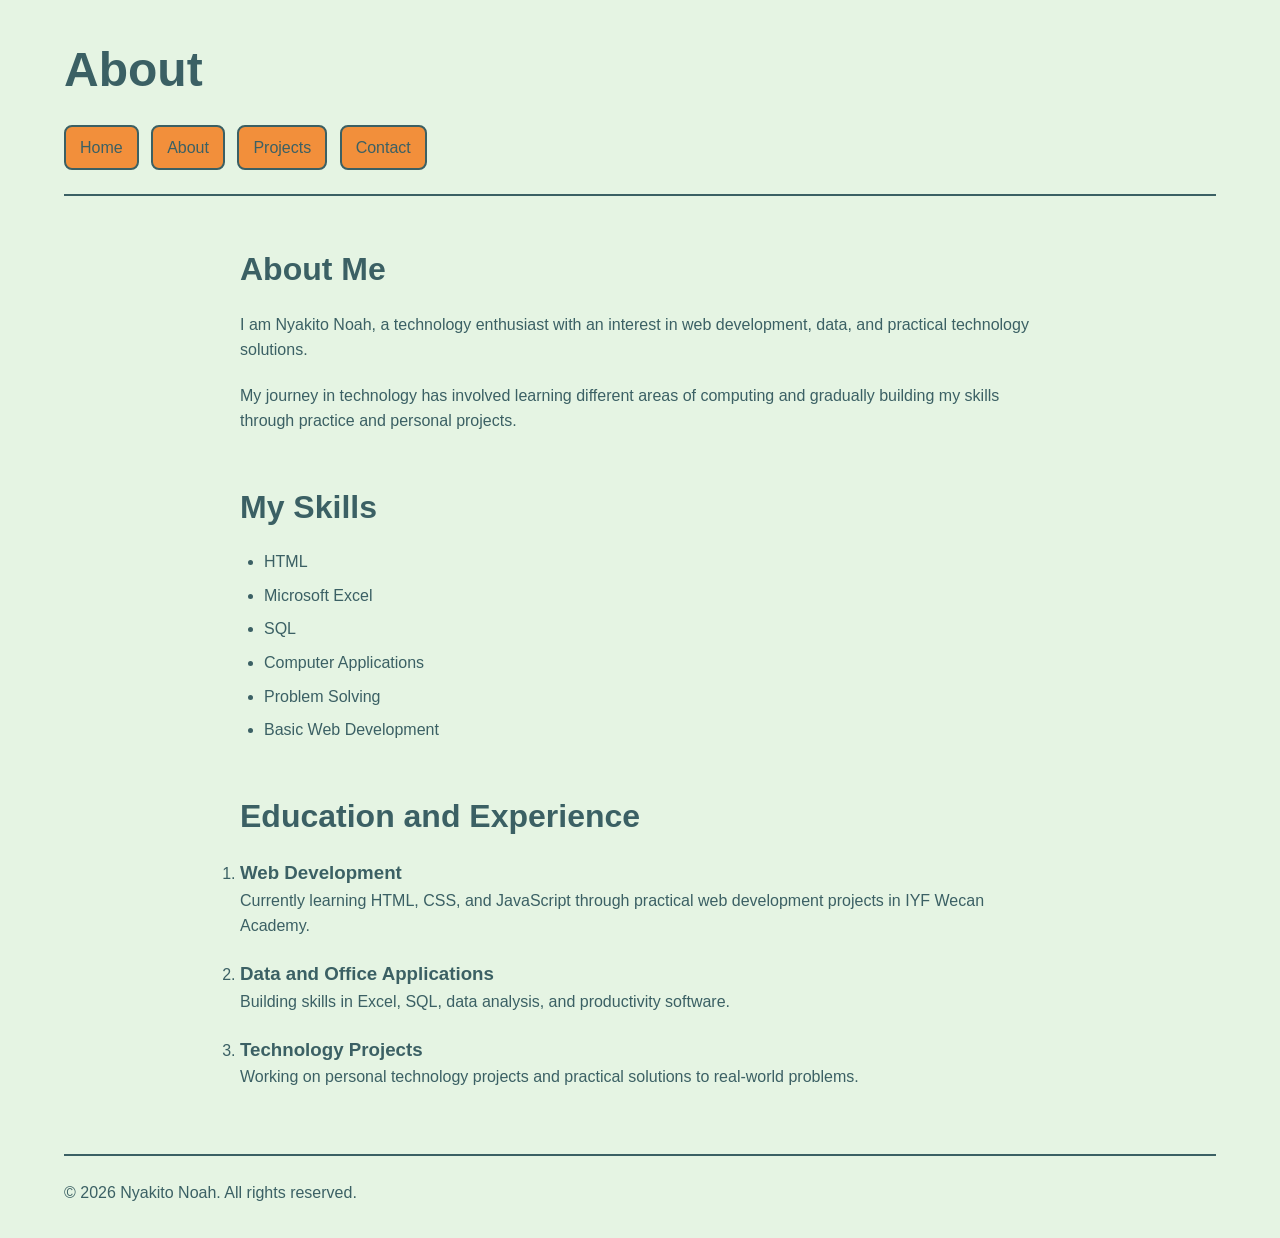
<file: about.html>
<!DOCTYPE html>
<html lang="en">
<head>
    <meta charset="UTF-8">
    <meta name="viewport" content="width=device-width, initial-scale=1.0">
    <link rel="shortcut icon" href="https://icons.iconarchive.com/icons/iconarchive/cute-ufo/256/Cute-Green-Yellow-2-UFO-icon.png">
    <link rel="stylesheet" href="styles.css">
    <title>Nyakito Noah | About</title>
</head>
<body class="about-page">

    <header>
        <h1>About</h1>
        <nav>
            <ul class="Nav">
                <li><a href="index.html">Home</a></li>
                <li><a href="about.html" aria-current="page">About</a></li>
                <li><a href="projects.html">Projects</a></li>
                <li><a href="contact.html">Contact</a></li>
            </ul>
        </nav>
    </header>

    <main>
        <section>
            <h2>About Me</h2>

            <p>
                I am Nyakito Noah, a technology enthusiast with an interest
                in web development, data, and practical technology solutions.
            </p>

            <p>
                My journey in technology has involved learning different
                areas of computing and gradually building my skills through
                practice and personal projects.
            </p>
        </section>

        <section>
            <h2>My Skills</h2>

            <ul>
                <li>HTML</li>
                <li>Microsoft Excel</li>
                <li>SQL</li>
                <li>Computer Applications</li>
                <li>Problem Solving</li>
                <li>Basic Web Development</li>
            </ul>
        </section>

        <section>
            <h2>Education and Experience</h2>

            <ol>
                <li>
                    <h3>Web Development</h3>
                    <p>
                        Currently learning HTML, CSS, and JavaScript through
                        practical web development projects in IYF Wecan Academy.
                    </p>
                </li>

                <li>
                    <h3>Data and Office Applications</h3>
                    <p>
                        Building skills in Excel, SQL, data analysis,
                        and productivity software.
                    </p>
                </li>

                <li>
                    <h3>Technology Projects</h3>
                    <p>
                        Working on personal technology projects and
                        practical solutions to real-world problems.
                    </p>
                </li>
            </ol>
        </section>
    </main>

    <footer>
        <p>&copy; 2026 Nyakito Noah. All rights reserved.</p>
    </footer>
</body>
</html>
</file>
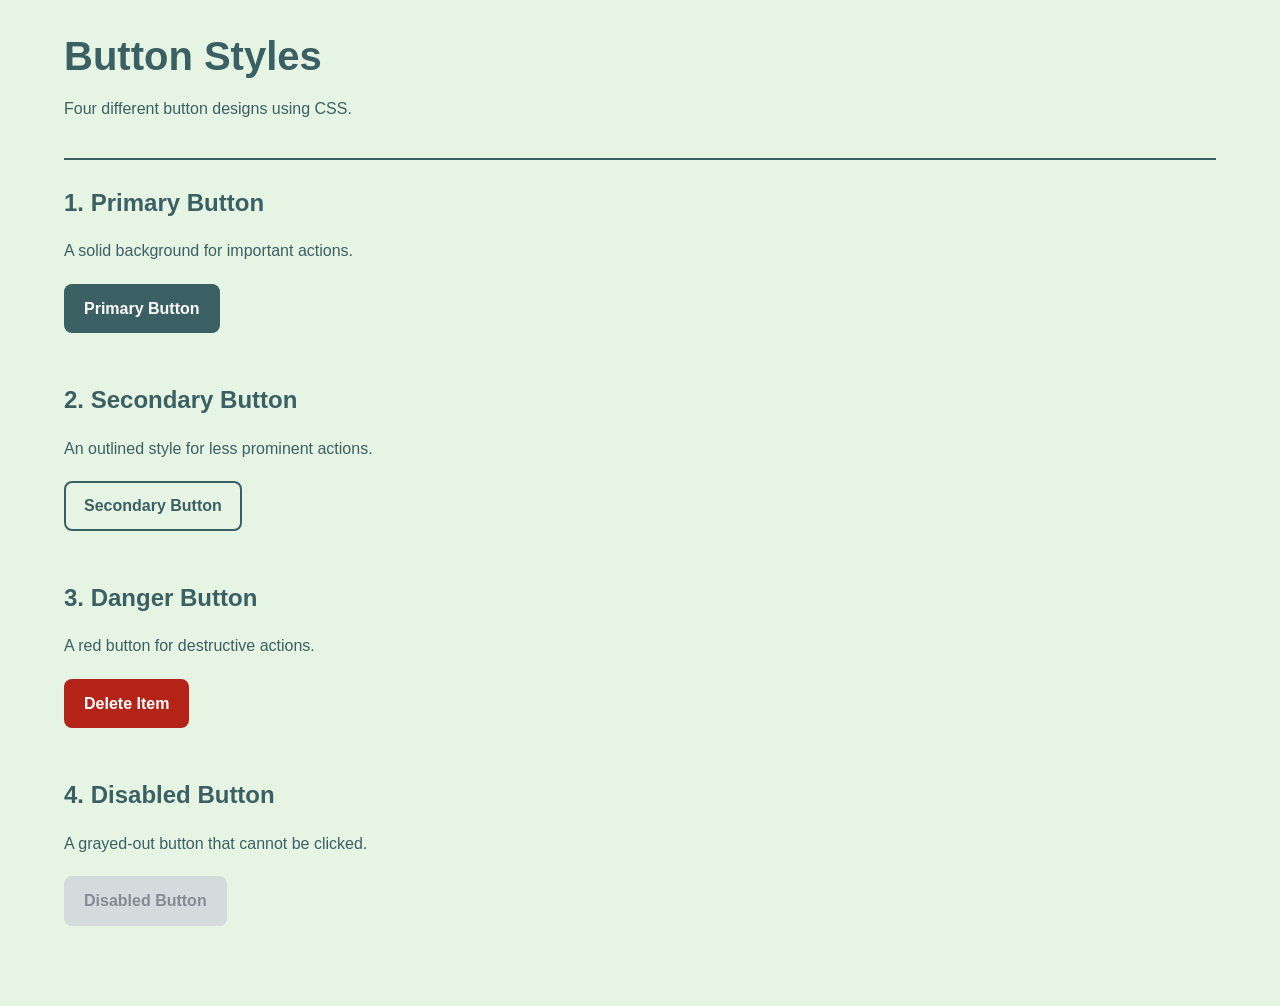
<file: buttonStyles.html>
<!DOCTYPE html>
<html lang="en">
<head>
    <meta charset="UTF-8">
    <meta name="viewport" content="width=device-width, initial-scale=1.0">

    <title>Button Styles</title>
    <link rel="stylesheet" href="styles.css">
</head>

<body class="portfolio-page">

    <header>
        <h1>Button Styles</h1>
        <p>Four different button designs using CSS.</p>
    </header>

    <main>

        <section>
            <h2>1. Primary Button</h2>
            <p>A solid background for important actions.</p>

            <button class="btn btn-primary" type="button">
                Primary Button
            </button>
        </section>

        <section>
            <h2>2. Secondary Button</h2>
            <p>An outlined style for less prominent actions.</p>

            <button class="btn btn-secondary" type="button">
                Secondary Button
            </button>
        </section>

        <section>
            <h2>3. Danger Button</h2>
            <p>A red button for destructive actions.</p>

            <button class="btn btn-danger" type="button">
                Delete Item
            </button>
        </section>

        <section>
            <h2>4. Disabled Button</h2>
            <p>A grayed-out button that cannot be clicked.</p>

            <button class="btn btn-primary" type="button" disabled>
                Disabled Button
            </button>
        </section>

    </main>

</body>
</html>
</file>
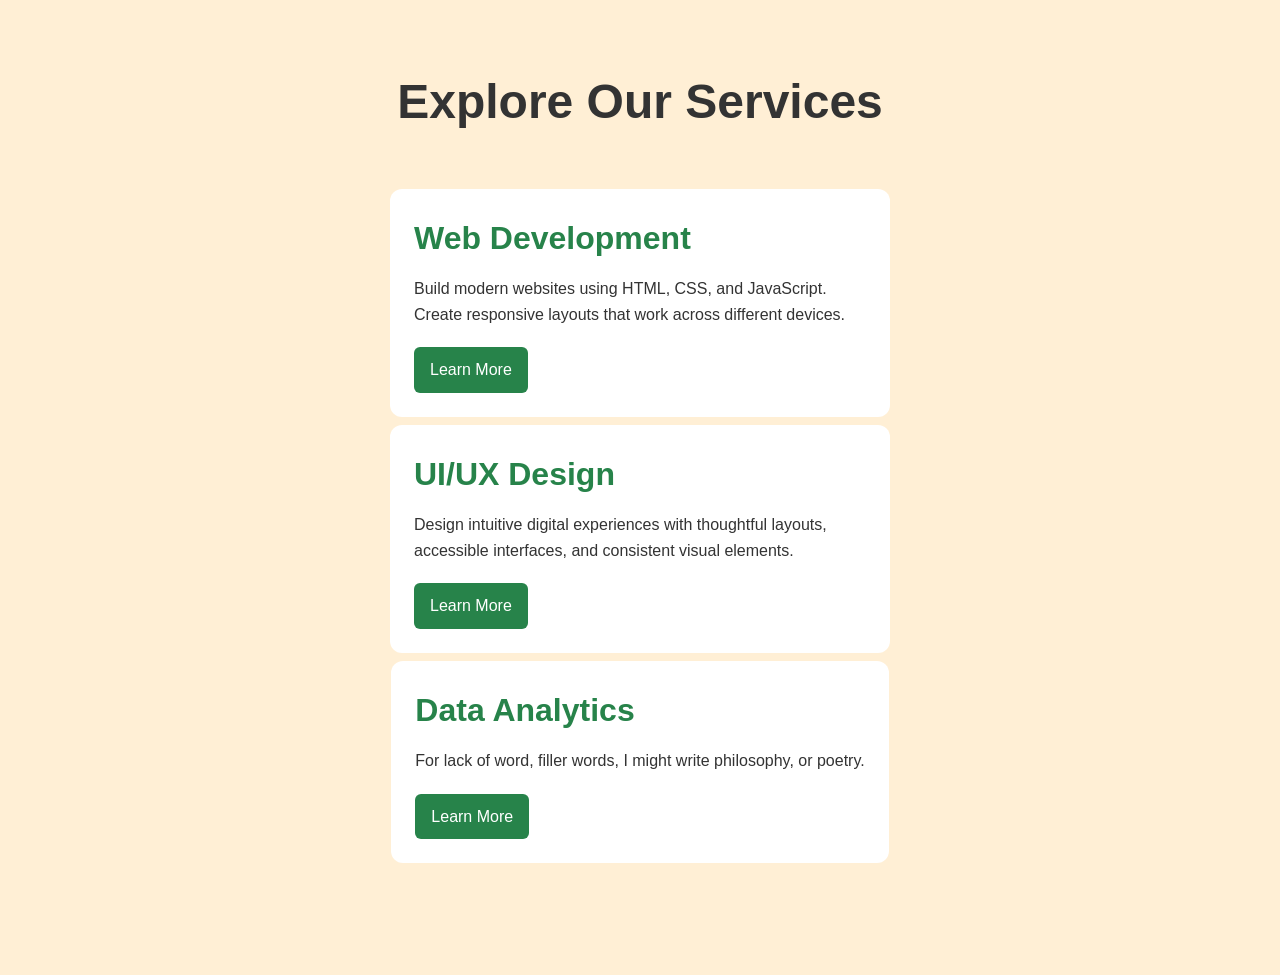
<file: cardrow.html>
<!DOCTYPE html>
<html lang="en">
<head>
    <meta charset="UTF-8">
    <meta name="viewport" content="width=device-width, initial-scale=1.0">
    <title>Flexbox Card Row</title>
    <link rel="stylesheet" href="styles.css">
</head>

<body class="cards-page">

    <h1>Explore Our Services</h1>

    <main class="card-container">

        <article class="card">
            <h2>Web Development</h2>
            <p>
                Build modern websites using HTML, CSS, and JavaScript.
                Create responsive layouts that work across different devices.
            </p>
            <a href="#web-development">Learn More</a>
        </article>

        <article class="card">
            <h2>UI/UX Design</h2>
            <p>
                Design intuitive digital experiences with thoughtful layouts,
                accessible interfaces, and consistent visual elements.
            </p>
            <a href="#ui-ux-design">Learn More</a>
        </article>

        <article class="card">
            <h2>Data Analytics</h2>
            <p>
                For lack of word, filler words, I might write philosophy, or poetry.
            </p>
            <a href="#data-analytics">Learn More</a>
        </article>

    </main>

</body>
</html>
</file>
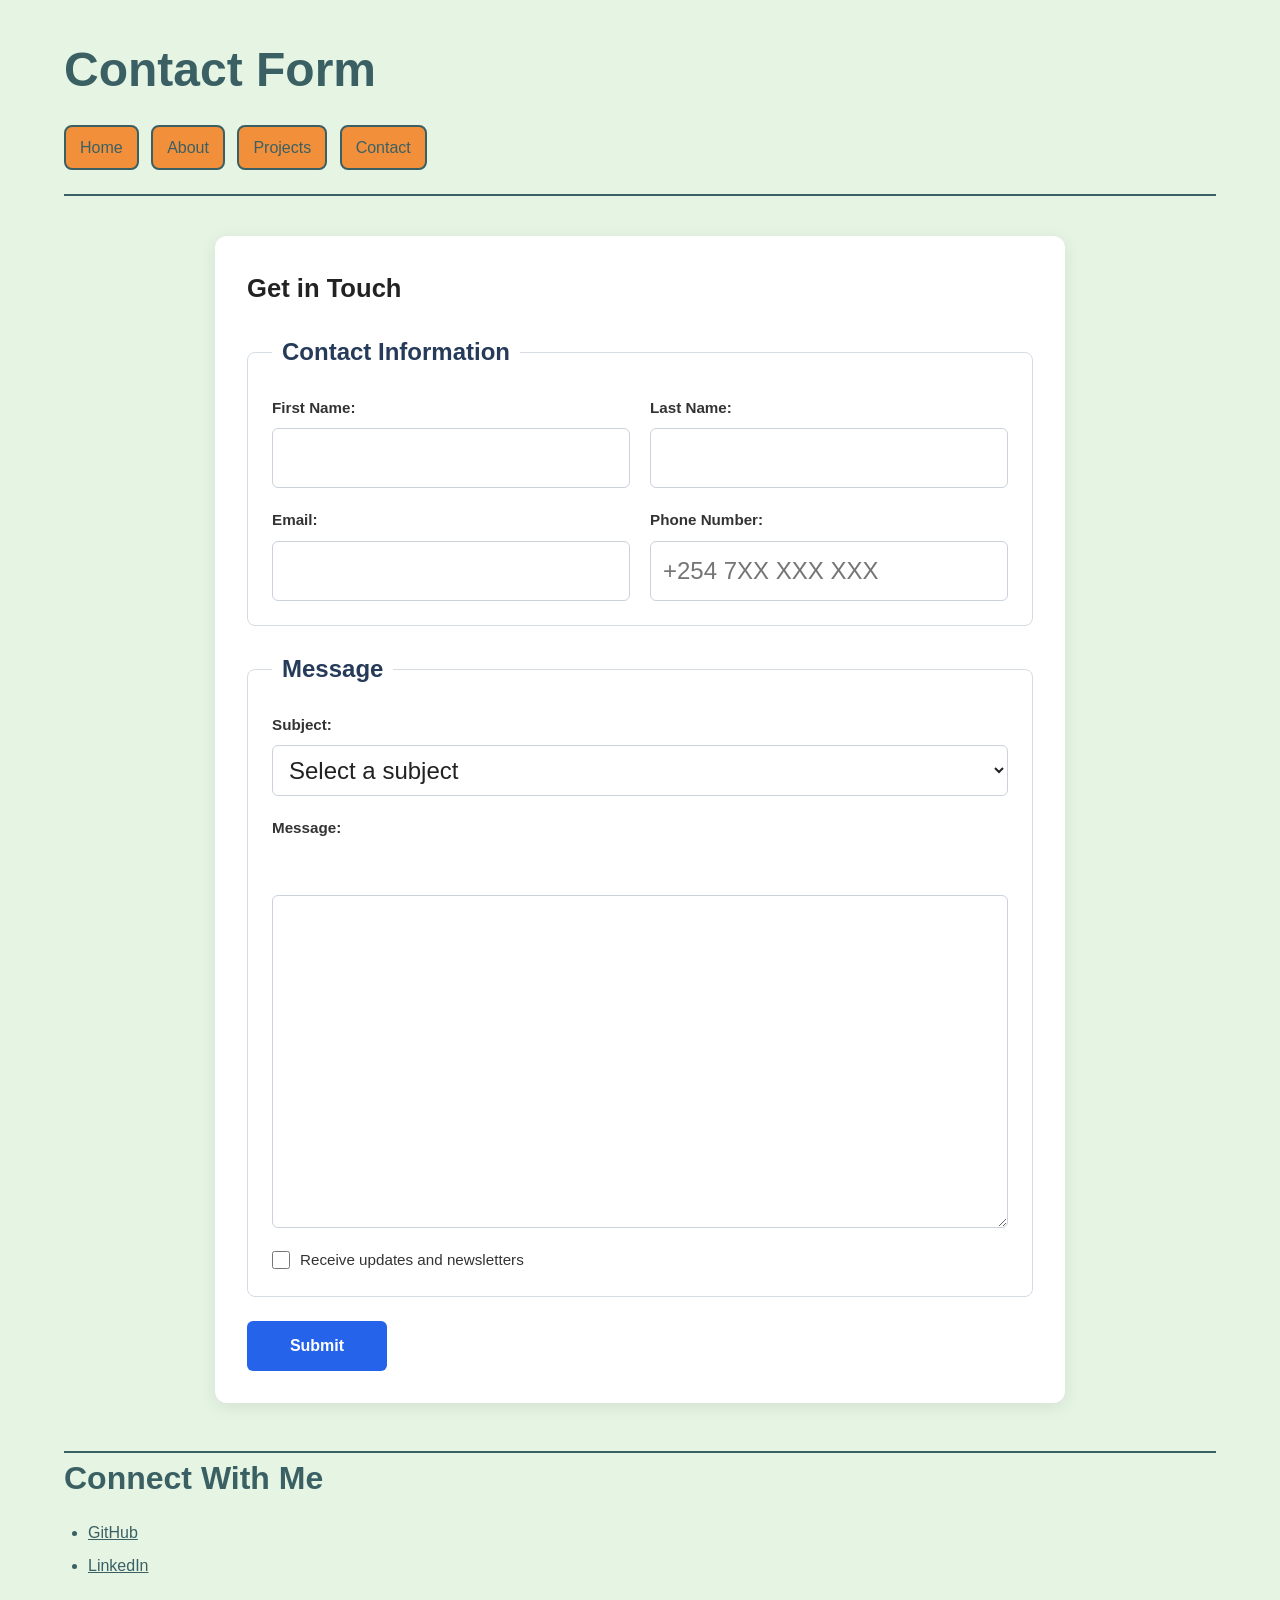
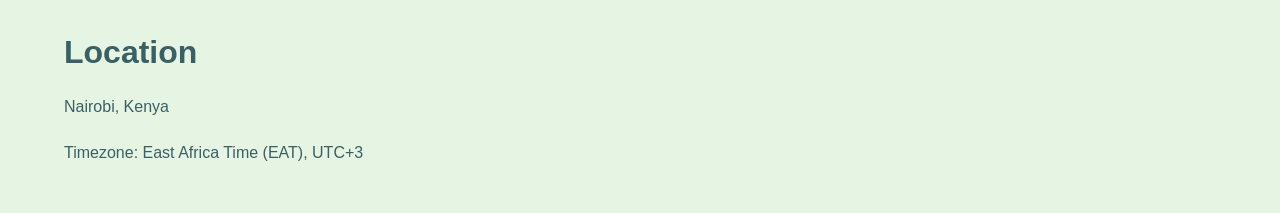
<file: contact.html>
<!DOCTYPE html>
<html lang="en">

<head>
    <meta charset="UTF-8">
    <meta name="viewport" content="width=device-width, initial-scale=1.0">
    <link rel="stylesheet" href="styles.css">
    <link rel="shortcut icon" href="https://icons.iconarchive.com/icons/iconarchive/cute-ufo/256/Cute-Green-Yellow-2-UFO-icon.png">
    <title>Contact Form</title>
</head>

<body class="contact-page">

    <header>
        <h1>Contact Form</h1>
        <nav> 
            <ul class="Nav"> 
                <li><a href="index.html">Home</a></li> 
                <li><a href="about.html">About</a></li>
                <li><a href="projects.html">Projects</a></li> 
                <li><a href="contact.html" aria-current="page">Contact</a></li> 
            </ul>
        </nav>
    </header>

    <main>
        <section>
            <h2>Get in Touch</h2>

            <form action="#" method="post">

                <fieldset>
                    <legend>Contact Information</legend>

                    <p>
                        <label for="first-name">First Name:</label>
                        <input
                            type="text"
                            id="first-name"
                            name="first-name"
                            autocomplete="given-name"
                            required
                        >
                    </p>

                    <p>
                        <label for="last-name">Last Name:</label>
                        <input
                            type="text"
                            id="last-name"
                            name="last-name"
                            autocomplete="family-name"
                            required
                        >
                    </p>

                    <p>
                        <label for="email">Email:</label>
                        <input
                            type="email"
                            id="email"
                            name="email"
                            autocomplete="email"
                            required
                        >
                    </p>

                    <p>
                        <label for="phone">Phone Number:</label>
                        <input
                            type="tel"
                            id="phone"
                            name="phone"
                            autocomplete="tel"
                            placeholder="+254 7XX XXX XXX"
                            required
                        >
                    </p>

                </fieldset>

                <fieldset>
                    <legend>Message</legend>

                    <p>
                        <label for="subject">Subject:</label>
                        <select id="subject" name="subject" required>
                            <option value="">Select a subject</option>
                            <option value="general">General Inquiry</option>
                            <option value="support">Website Support</option>
                            <option value="feedback">Website Feedback</option>
                        </select>
                    </p>

                    <p>
                        <label for="message">Message:</label>
                        <br>
                        <textarea
                            id="message"
                            name="message"
                            rows="8"
                            cols="50"
                            minlength="50"
                            maxlength="500"
                            required
                        ></textarea>
                    </p>

                    <p>
                        <label for="updates">
                            <input
                                type="checkbox"
                                id="updates"
                                name="updates"
                                value="yes"
                            >
                            Receive updates and newsletters
                        </label>
                    </p>

                </fieldset>

                <button type="submit">Submit</button>

            </form>
        </section>
    </main>
    <section class="dude"> 
        <h2>Connect With Me</h2> 
        <ul> 
            <li> <a href="https://github.com/Nyakito" target="_blank"> GitHub </a> </li> 
            <li> <a href="https://www.linkedin.com/noah-nyakito" target="_blank"> LinkedIn </a> </li> 
        </ul> 
    </section> 
    <section> 
        <h2>Location</h2>
            <p>Nairobi, Kenya</p> 
            <p>Timezone: East Africa Time (EAT), UTC+3</p>
    </section>
</body>
</html>
</file>
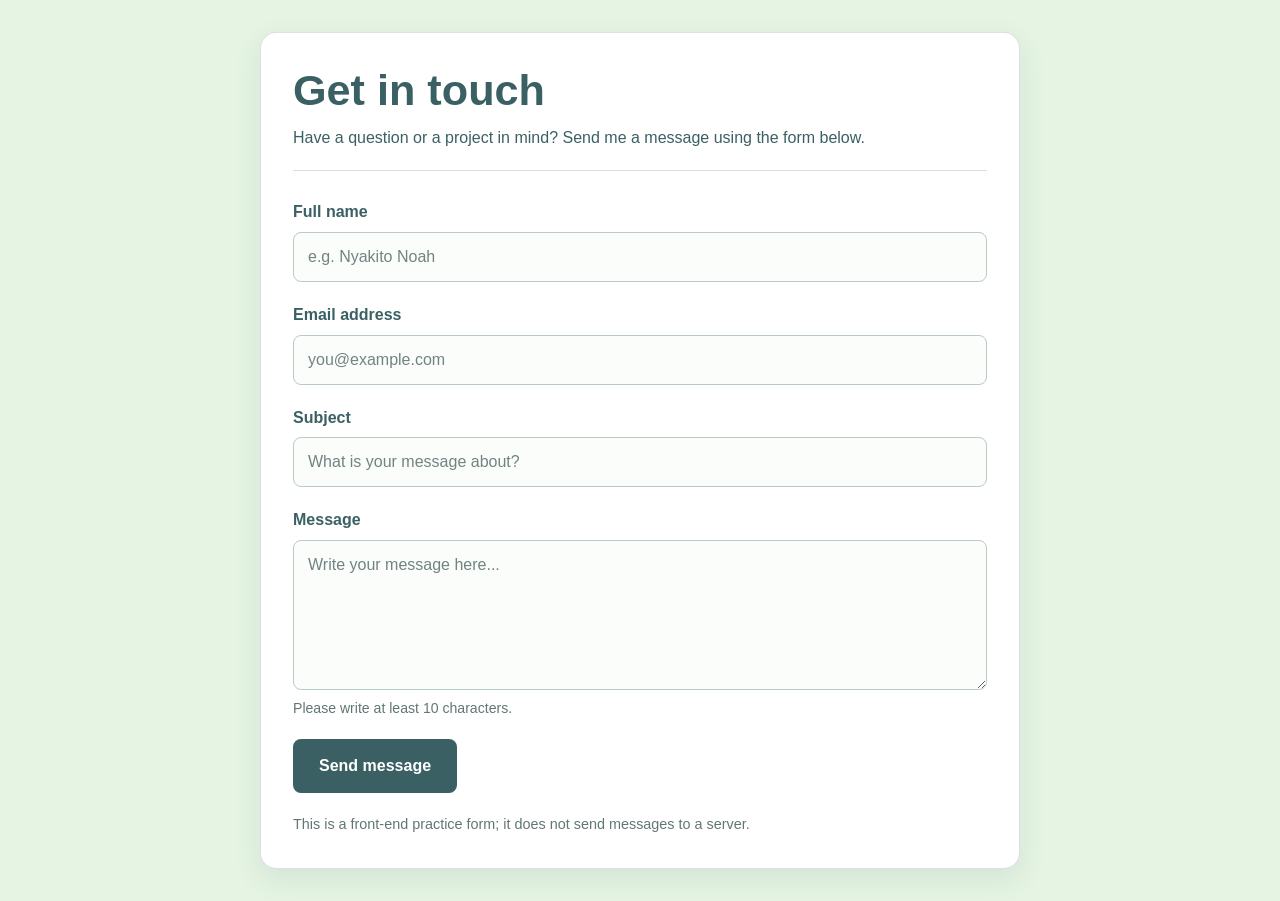
<file: day4-form.html>
<!DOCTYPE html>
<html lang="en">
<head>
    <meta charset="UTF-8">
    <meta name="viewport" content="width=device-width, initial-scale=1.0">
    <meta name="description" content="A responsive contact form styling exercise.">
    <title>Day 4 — Contact Form Styling</title>
    <link rel="stylesheet" href="styles.css">
</head>
<body class="form-styling-page">
    <main class="form-wrapper">
        <header class="form-header">
            <h1>Get in touch</h1>
            <p>Have a question or a project in mind? Send me a message using the form below.</p>
        </header>

        <form class="contact-form" action="#" method="post">
            <div class="form-field">
                <label for="full-name">Full name</label>
                <input
                    type="text"
                    id="full-name"
                    name="fullName"
                    placeholder="e.g. Nyakito Noah"
                    autocomplete="name"
                    minlength="2"
                    required
                >
            </div>

            <div class="form-field">
                <label for="email">Email address</label>
                <input
                    type="email"
                    id="email"
                    name="email"
                    placeholder="you@example.com"
                    autocomplete="email"
                    required
                >
            </div>

            <div class="form-field">
                <label for="subject">Subject</label>
                <input
                    type="text"
                    id="subject"
                    name="subject"
                    placeholder="What is your message about?"
                    minlength="3"
                    required
                >
            </div>

            <div class="form-field">
                <label for="message">Message</label>
                <textarea
                    id="message"
                    name="message"
                    placeholder="Write your message here..."
                    minlength="10"
                    required
                ></textarea>
                <p class="field-hint">Please write at least 10 characters.</p>
            </div>

            <button class="form-submit" type="submit">Send message</button>
            <p class="form-note">This is a front-end practice form; it does not send messages to a server.</p>
        </form>
    </main>
</body>
</html>
</file>
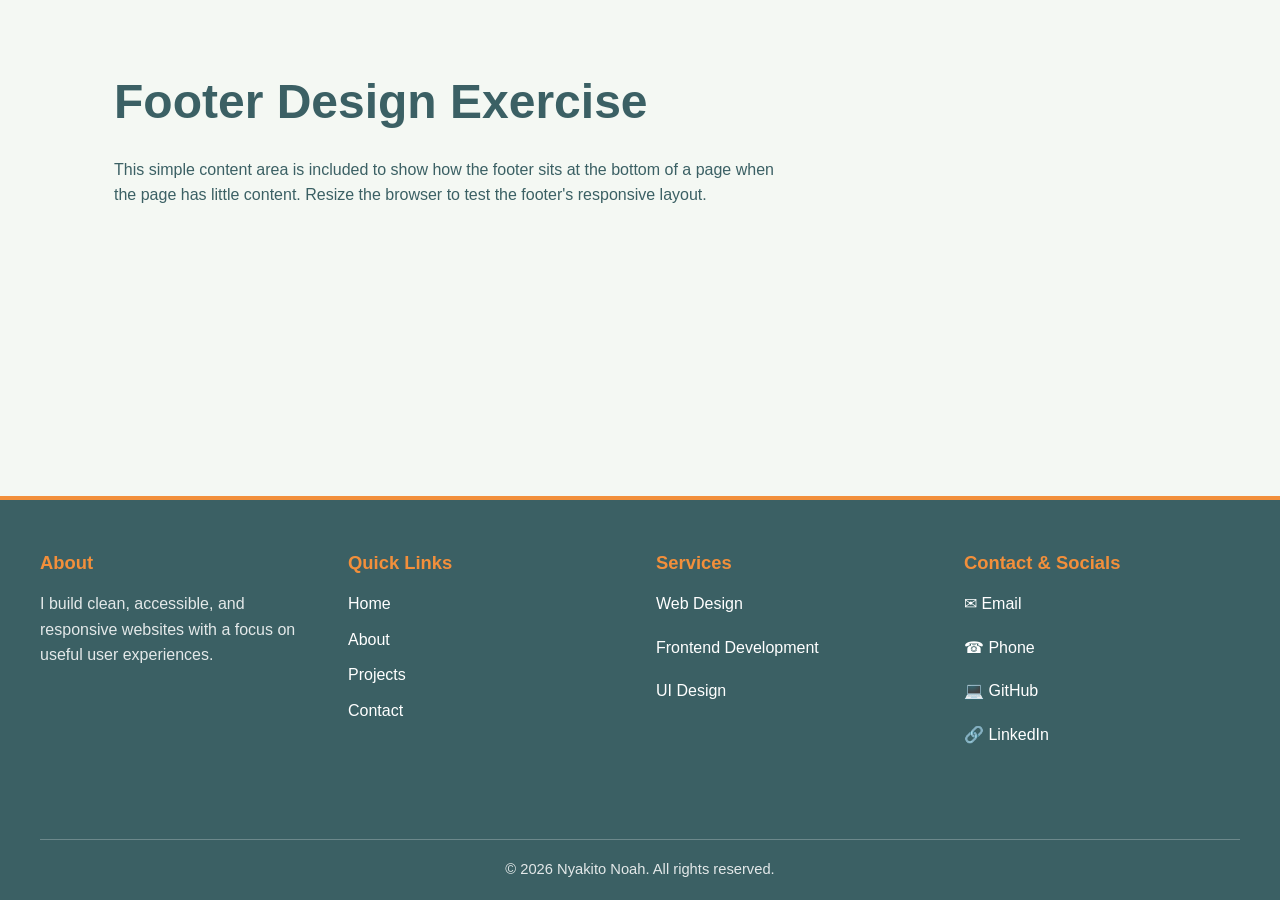
<file: day5-footer.html>
<!DOCTYPE html>
<html lang="en">
<head>
    <meta charset="UTF-8">
    <meta name="viewport" content="width=device-width, initial-scale=1.0">
    <meta name="description" content="A responsive four-column footer design exercise.">
    <title>Day 5 — Footer Design</title>
    <link rel="stylesheet" href="styles.css">
</head>
<body class="footer-design-page">
    <main class="footer-demo-main">
        <h1>Footer Design Exercise</h1>
        <p>
            This simple content area is included to show how the footer sits at the bottom
            of a page when the page has little content. Resize the browser to test the
            footer's responsive layout.
        </p>
    </main>

    <footer class="site-footer">
        <div class="footer-columns">
            <section class="footer-column" aria-labelledby="footer-about">
                <h2 id="footer-about">About</h2>
                <p>I build clean, accessible, and responsive websites with a focus on useful user experiences.</p>
            </section>

            <nav class="footer-column" aria-labelledby="footer-links">
                <h2 id="footer-links">Quick Links</h2>
                <ul class="footer-links">
                    <li><a href="#home">Home</a></li>
                    <li><a href="#about">About</a></li>
                    <li><a href="#projects">Projects</a></li>
                    <li><a href="#contact">Contact</a></li>
                </ul>
            </nav>

            <section class="footer-column" aria-labelledby="footer-services">
                <h2 id="footer-services">Services</h2>
                <ul class="footer-links">
                    <li><a href="#web-design">Web Design</a></li>
                    <li><a href="#frontend">Frontend Development</a></li>
                    <li><a href="#ui-design">UI Design</a></li>
                </ul>
            </section>

            <section class="footer-column" aria-labelledby="footer-contact">
                <h2 id="footer-contact">Contact &amp; Socials</h2>
                <ul class="footer-socials">
                    <li><a href="mailto:hello@example.com">✉ Email</a></li>
                    <li><a href="tel:+254700000000">☎ Phone</a></li>
                    <li><a href="https://github.com/" target="_blank" rel="noopener noreferrer">💻 GitHub</a></li>
                    <li><a href="https://www.linkedin.com/" target="_blank" rel="noopener noreferrer">🔗 LinkedIn</a></li>
                </ul>
            </section>
        </div>

        <div class="footer-bottom">
            <p>&copy; 2026 Nyakito Noah. All rights reserved.</p>
        </div>
    </footer>
</body>
</html>
</file>
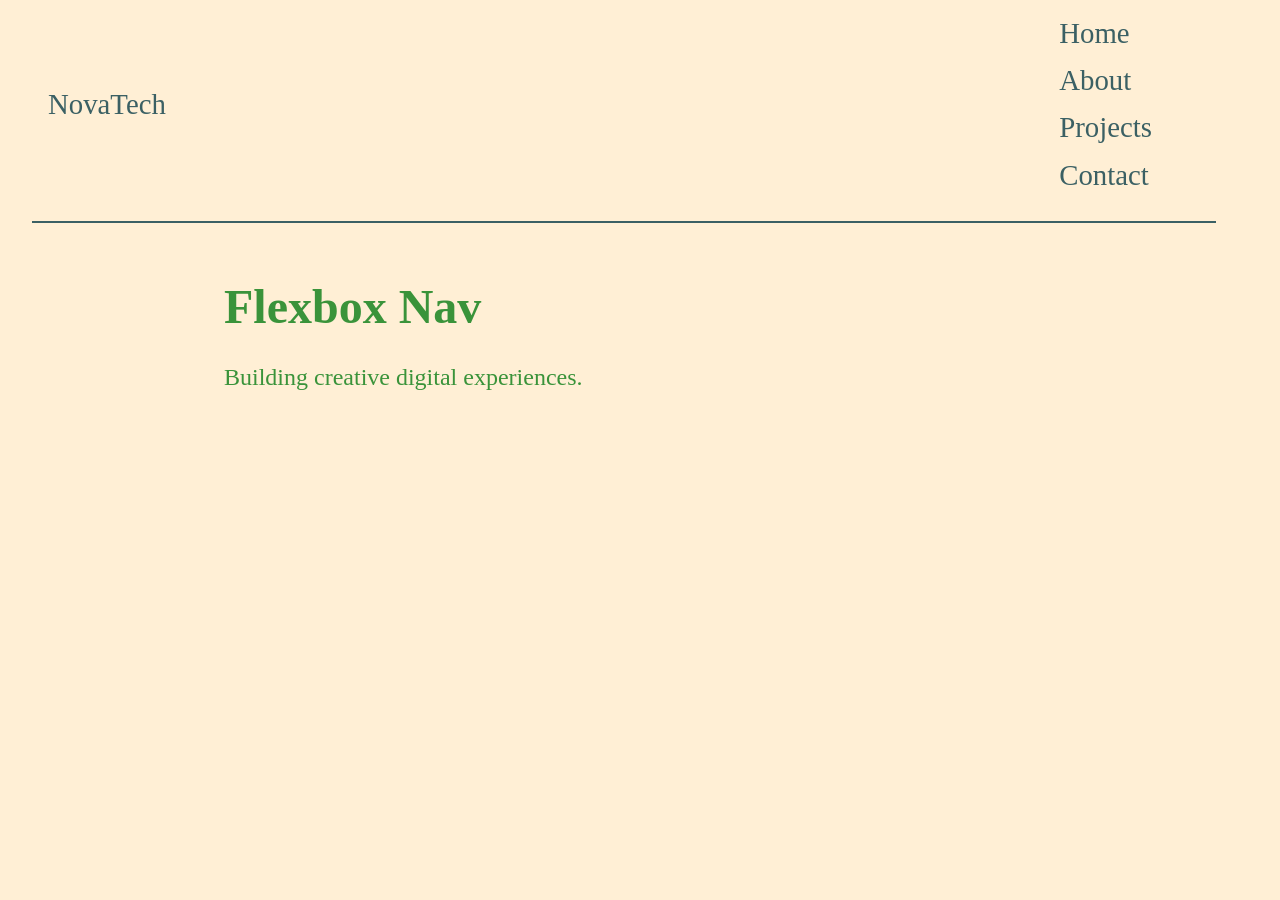
<file: flexbox.html>
<!DOCTYPE html>
<html lang="en">
<head>
    <meta charset="UTF-8">
    <meta name="viewport" content="width=device-width, initial-scale=1.0">
    <title>Flexbox Navigation Exercise</title>
    <link rel="stylesheet" href="styles.css">
</head>
<body class="nav-page">

    <header class="header">
        <nav class="navbar" aria-label="Main navigation">

            <a href="index.html" class="logo">NovaTech</a>

            <ul class="nav-links">
                <li><a href="index.html" aria-current="page">Home</a></li>
                <li><a href="about.html">About</a></li>
                <li><a href="projects.html">Projects</a></li>
                <li><a href="contact.html">Contact</a></li>
            </ul>

        </nav>
    </header>

    <main>
        <section class="hero">
            <h1>Flexbox Nav</h1>
            <p>Building creative digital experiences.</p>
        </section>
    </main>

</body>
</html>
</file>
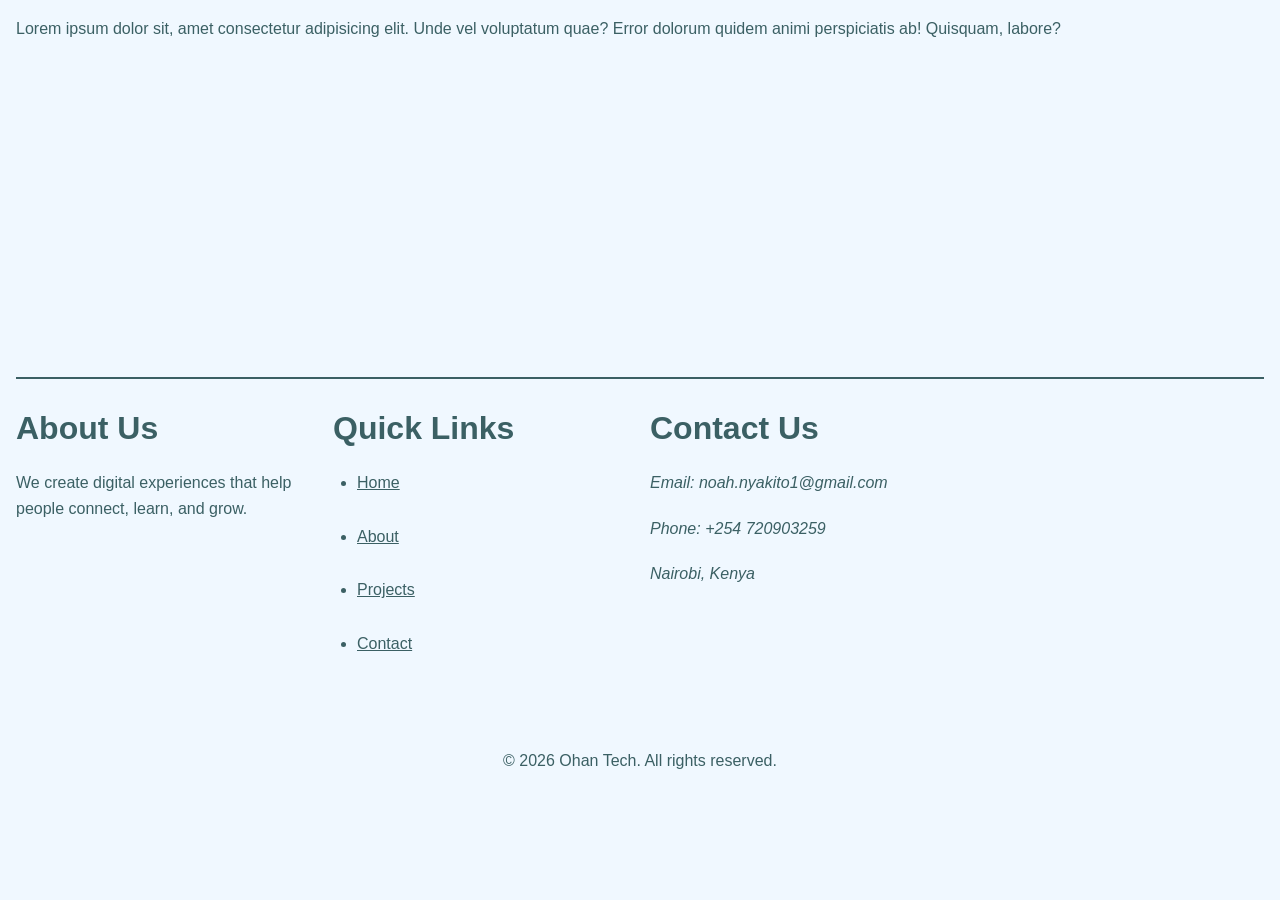
<file: footer.html>
<!DOCTYPE html>
<html lang="en">
<head>
    <meta charset="UTF-8">
    <meta name="viewport" content="width=device-width, initial-scale=1.0">
    <link rel="stylesheet" href="styles.css">
    <title>Footer Layout Exercise</title>
</head>
<Section>
    <p>
        Lorem ipsum dolor sit, amet consectetur adipisicing elit. Unde vel voluptatum quae? Error dolorum quidem animi perspiciatis ab! Quisquam, labore?
    </p>
</Section>
<body class="footer-page">

    <footer class="footer">

        <div class="footer-columns">

            <section class="footer-column">
                <h2>About Us</h2>
                <p>
                    We create digital experiences that help people
                    connect, learn, and grow.
                </p>
            </section>

            <section class="footer-column">
                <h2>Quick Links</h2>
                <ul>
                    <li><a href="#home">Home</a></li>
                    <li><a href="#about">About</a></li>
                    <li><a href="#projects">Projects</a></li>
                    <li><a href="#contact">Contact</a></li>
                </ul>
            </section>

            <section class="footer-column">
                <h2>Contact Us</h2>
                <address>
                    <p>Email: noah.nyakito1@gmail.com</p>
                    <p>Phone: +254 720903259</p>
                    <p>Nairobi, Kenya</p>
                </address>
            </section>

        </div>
         <div class="footer-bottom">
            <p>
                &copy; 2026 Ohan Tech. All rights reserved.
            </p>
        </div>

    </footer>

</body>
</html>
</file>
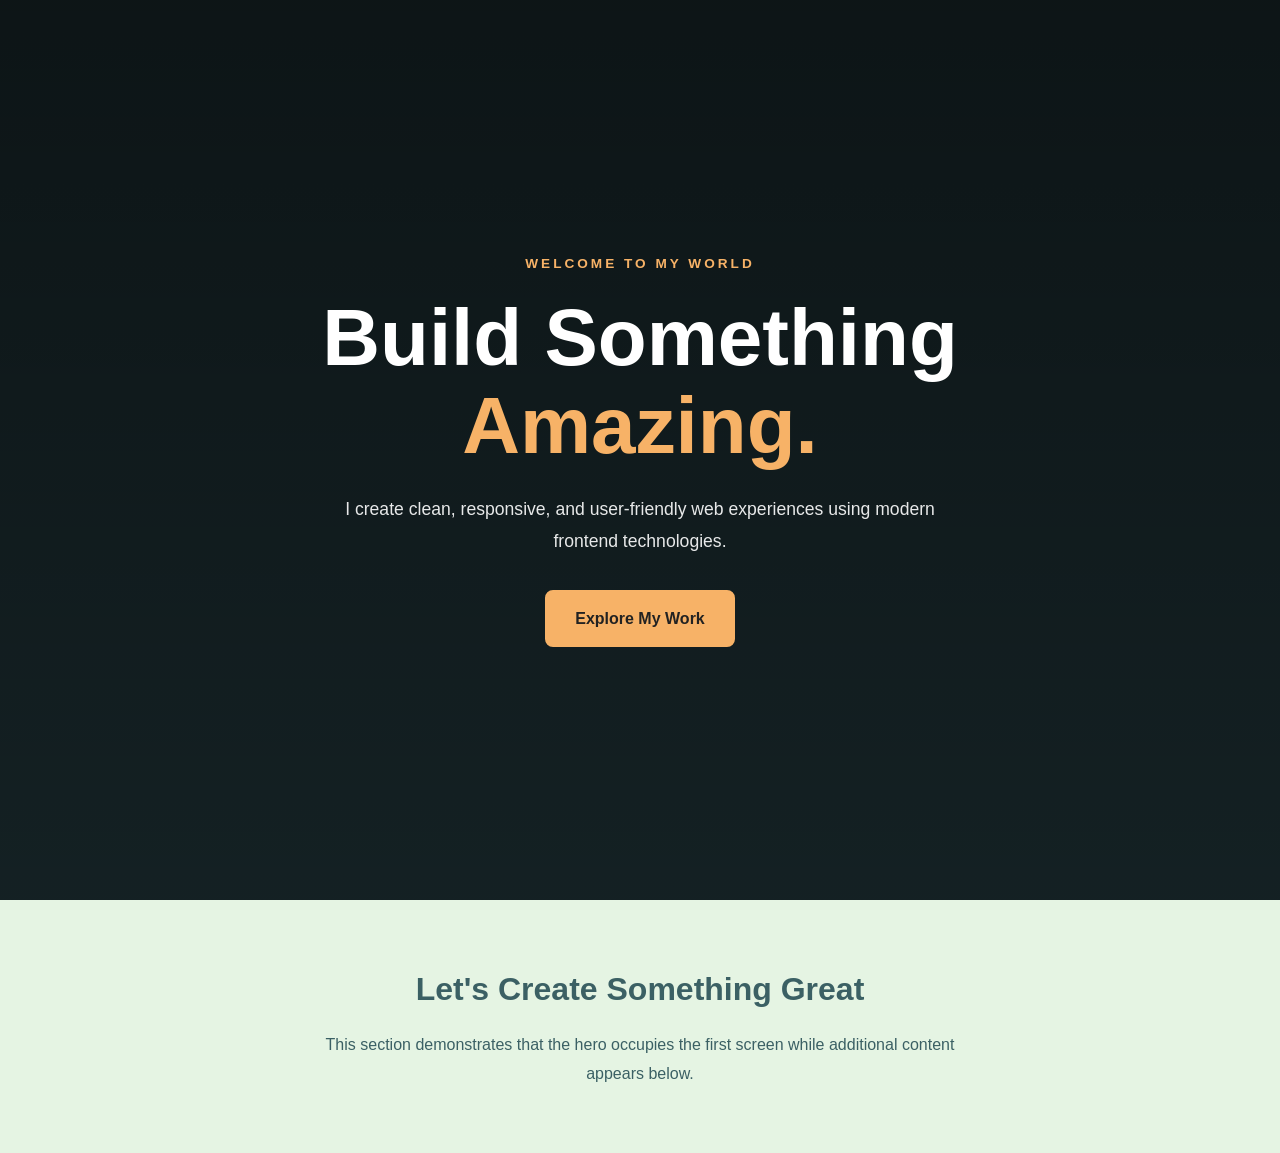
<file: heroSection.html>
<!DOCTYPE html>
<html lang="en">
<head>
    <meta charset="UTF-8">
    <meta name="viewport" content="width=device-width, initial-scale=1.0">
    <title>Day 3 | Hero Section</title>
    <link rel="stylesheet" href="styles.css">
</head>

<body class="hero-section-page">
    <main>
        <section class="hero">
            <div class="hero-content">
                <p class="hero-eyebrow">WELCOME TO MY WORLD</p>
                <h1>
                    Build Something
                    <span class="hero-highlight">Amazing.</span>
                </h1>
                <p class="hero-description">
                    I create clean, responsive, and user-friendly
                    web experiences using modern frontend technologies.
                </p>
                <a href="#learn-more" class="hero-button">
                    Explore My Work
                </a>

            </div>
        </section>
        <section class="hero-more" id="learn-more">
            <h2>Let's Create Something Great</h2>

            <p>
                This section demonstrates that the hero occupies
                the first screen while additional content appears below.
            </p>
        </section>
    </main>

</body>
</html>
</file>
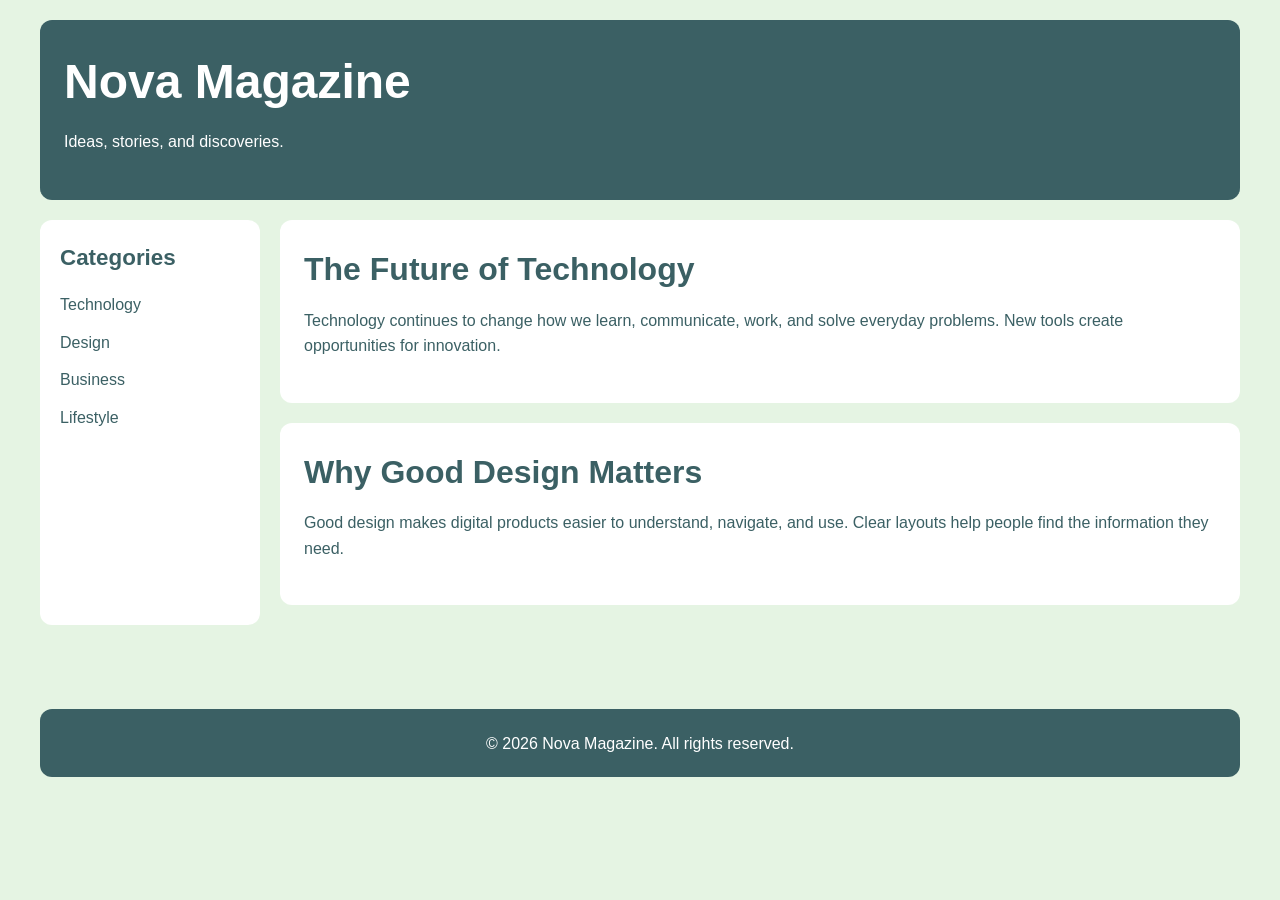
<file: magazine.html>
<!DOCTYPE html>
<html lang="en">
<head>
    <meta charset="UTF-8">
    <meta name="viewport" content="width=device-width, initial-scale=1.0">

    <title>Magazine Layout</title>
    <link rel="stylesheet" href="styles.css">
</head>

<body class="magazine-page">

    <div class="magazine-layout">

        <header class="magazine-header">
            <h1>Nova Magazine</h1>
            <p>Ideas, stories, and discoveries.</p>
        </header>

        <aside class="magazine-sidebar">
            <h2>Categories</h2>

            <ul>
                <li><a href="#technology">Technology</a></li>
                <li><a href="#design">Design</a></li>
                <li><a href="#business">Business</a></li>
                <li><a href="#lifestyle">Lifestyle</a></li>
            </ul>
        </aside>

        <main class="magazine-main">

            <article id="technology">
                <h2>The Future of Technology</h2>
                <p>
                    Technology continues to change how we learn,
                    communicate, work, and solve everyday problems.
                    New tools create opportunities for innovation.
                </p>
            </article>

            <article id="design">
                <h2>Why Good Design Matters</h2>
                <p>
                    Good design makes digital products easier to
                    understand, navigate, and use. Clear layouts
                    help people find the information they need.
                </p>
            </article>

        </main>

        <footer class="magazine-footer">
            <p>&copy; 2026 Nova Magazine. All rights reserved.</p>
        </footer>

    </div>

</body>
</html>
</file>
<file: styles.css>
* {

    margin: 0;

    padding: 0;

    box-sizing: border-box;

}



body {

    line-height: 1.6;

    font-size: 16px;

    font-family: "Roboto", sans-serif;

    background-color: rgb(229, 244, 227);

    color: rgb(59, 96, 100);

    margin: 32px 64px;

}

/* Header */



header {

    padding-bottom: 24px;

    border-bottom: 2px solid rgb(59, 96, 100);

}



h1 {

    font-size: 3rem;

    margin-bottom: 16px;

}



/* Navigation */



.Nav li {

    display: inline;

    list-style: none;

    margin-right: 8px;

}



.Nav li a {

    display: inline-block;

    padding: 8px 14px;

    border: 2px solid rgb(59, 96, 100);

    border-radius: 8px;

    background-color: rgb(242, 143, 59);

    color: rgb(59, 96, 100);

    text-decoration: none;

    font-weight: 500;

}



span{

    font-weight: bolder;

}



.Nav li a:hover {

    background-color: rgb(59, 96, 100);

    color: rgb(242, 143, 59);

}



.Nav li a:active {

    transform: translateY(2px);

}



/* Main content */



main {

    max-width: 800px;

    margin: 48px auto;

}



section {

    margin-bottom: 48px;

}



h2 {

    font-size: 2rem;

    margin-bottom: 16px;

}



p {

    margin-bottom: 20px;

}



section img {

    display: block;

    width: 300px;

    max-width: 100%;

    margin-top: 24px;

    border-radius: 12px;

}



/* Hobbies */



section ul {

    padding-left: 24px;

}



section li {

    margin-bottom: 8px;

}



section button{

    font-size: 1.5rem;

    border: 2px rgb(242, 143, 59) solid;

    padding: 8px;

    border-radius: 8px;

    background: rgb(59, 96, 100);

    color: rgb(242, 143, 59);

}



textarea{

    border: 1px rgb(59, 96, 100) dashed;

    border-radius: 8px;

    font-size: 1.2rem;

    font-weight: 300;

    padding: 8px 8px;

}

select{

    border: 1.5px rgb(59, 96, 100) solid;

    border-radius: 4px;

    font-size: 1.2rem;

    color: rgb(242, 143, 59);

    background-color: rgb(59, 96, 100);



}



a {

    color: rgb(59, 96, 100);

}



a:hover {

    color: rgb(242, 143, 59);

}



fieldset{

    margin-bottom: 16px;

    font-size: 1.5rem;

    padding: 16px;

    border-radius: 8px;

}

.dude{

    border-top: 2px rgb(59, 96, 100) solid;

}



/* Footer */



footer {

    margin-top: 64px;

    padding-top: 24px;

    border-top: 2px solid rgb(59, 96, 100);

}



footer h4 {

    margin-bottom: 8px;

}



footer a {

    display: inline-block;

    margin-bottom: 20px;

}



/* 

   2. FLEXBOX CARD PAGE

   Body class: cards-page

 */



.cards-page {

    font-family: Arial, sans-serif;

    background-color: papayawhip;

    color: #333;

    padding: 32px;

}



.cards-page h1 {

    text-align: center;

    margin-bottom: 32px;

}



.cards-page .card-container {

    display: flex;

    flex-direction: row;

    flex-wrap: wrap;

    justify-content: center;

    align-items: stretch;

    gap: 8px;

}



.cards-page .card {

    background-color: white;

    border-radius: 12px;

    padding: 24px;

    max-width: 500px;

}



.cards-page .card h2 {

    margin-bottom: 12px;

    color: #27834a;

}



.cards-page .card p {

    line-height: 1.6;

    margin-bottom: 20px;

}



.cards-page .card a {

    display: inline-block;

    text-decoration: none;

    color: white;

    background-color: #27834a;

    padding: 10px 16px;

    border-radius: 6px;

}



.cards-page .card a:hover {

    background-color: #185c32;

}





.nav-page {

    margin-top: 12px;

    margin-left: 32px;

    background-color: papayawhip;

    color: rgb(58, 147, 58);

    font-family: Cambria, Cochin, Georgia, Times,

                 'Times New Roman', serif;

    line-height: 1.5;

    font-size: 1.5rem;

}



.nav-page .navbar {

    display: flex;

    justify-content: space-between;

    align-items: center;

    font-size: larger;

    margin-left: 16px;

}



.nav-page .nav-links {

    display: flex;

    flex-direction: column;

    gap: 4px;

    margin-right: 64px;

    list-style: none;

}



.nav-page a {

    text-decoration: none;

}



.nav-page a:hover {

    text-decoration: underline;

}





/* 

   4. FOOTER PAGE

   Body class: footer-page

 */



/*.footer-page {

    line-height: 1.6;

    min-height: 100vh;

    display: flex;

    flex-direction: column;

    background-color: aliceblue;

    margin-bottom: 0;

}



.footer-page .footer {

    margin-top: auto;

    border-top: 2px green solid;

}



.footer-page .footer-columns {

    display: flex;

    flex-direction: row;

    justify-content:space-between;

    align-items: flex-start;

    flex-wrap: wrap;

}



.footer-page .footer-bottom {

    display: flex;

    justify-content: center;

    flex-wrap: wrap;

}*/

/*.footer-page{

    display: flex;

    line-height: 1.6;

    min-height: 100vh;

    background-color: aliceblue;

}

.footer{

    display: flex;

    flex-direction: column;

    justify-content: space-between;

    margin-top: auto;

}

.footer-page .footer-columns {

    display: flex;

    flex-direction: row;

    justify-content: space-between;

    flex-wrap: wrap;

}



.footer-page .footer-bottom {

    display: flex;

    justify-content: center;

}

*/

.footer-page {

    line-height: 1.6;

    background-color: aliceblue;

    min-height: 90vh;

    display: flex;

    flex-direction: column;

}



.footer {

    margin-top: auto;

    display: flex;

    flex-direction: column;

}



.footer-page .footer-columns {

    display: flex;

    flex-direction: row;

    justify-content: space-around;

    flex-wrap: wrap;

}



.footer-page .footer-bottom {

    display: flex;

    justify-content: center;

}



/*

   5. PHOTO GALLERY PAGE

   Body class: gallery-page */

.gallery-page {

    margin: 32px;

    background-color: rgb(229, 244, 227);

    color: rgb(59, 96, 100);

}



/* Gallery heading */

.gallery-page header {

    margin-bottom: 32px;

}



/* Main gallery container */

.gallery-page .gallery {

    display: grid;



    /* Create three equal-width columns */

    grid-template-columns: repeat(3, 1fr);



    /* Keep equal spacing between rows and columns */

    gap: 16px;

}



/* Images fill their grid cells */

.gallery-page .gallery img {

    width: 100%;

    height: 220px;

    object-fit: cover;

    border-radius: 12px;

    margin: 0;

}



/* Tablet: two columns */

@media (max-width: 767px) {

    .gallery-page {

        margin: 20px;

    }



    .gallery-page .gallery {

        grid-template-columns: repeat(2, 1fr);

        gap: 12px;

    }



    .gallery-page .gallery img {

        height: 180px;

    }

}



/* Small mobile: one column */

@media (max-width: 480px) {

    .gallery-page {

        margin: 12px;

    }



    .gallery-page .gallery {

        grid-template-columns: 1fr;

    }



    .gallery-page .gallery img {

        height: 220px;

    }

}



/* 

   6. MAGAZINE LAYOUT PAGE

   Body class: magazine-page

 */



/* Page styling */

.magazine-page {

    margin: 20px;

    background-color: rgb(229, 244, 227);

    color: rgb(59, 96, 100);

}



/* Main Grid container */

.magazine-page .magazine-layout {

    display: grid;



    /* Sidebar is narrower than the main content */

    grid-template-columns: 220px 1fr;



    /* Name each section of the layout */

    grid-template-areas:

        "header header"

        "sidebar main"

        "sidebar main"

        "footer footer";



    gap: 20px;

    max-width: 1200px;

    margin: 0 auto;

}



/* Header spans both columns */

.magazine-page .magazine-header {

    grid-area: header;

    padding: 24px;

    background-color: rgb(59, 96, 100);

    color: white;

    border-radius: 12px;

}



/* Override the existing global h1 styling */

.magazine-page .magazine-header h1 {

    margin-bottom: 8px;

}



/* Sidebar occupies the left column */

.magazine-page .magazine-sidebar {

    grid-area: sidebar;

    padding: 20px;

    background-color: white;

    border-radius: 12px;

}



.magazine-page .magazine-sidebar h2 {

    font-size: 1.4rem;

}



.magazine-page .magazine-sidebar ul {

    list-style: none;

}



.magazine-page .magazine-sidebar li {

    margin-bottom: 12px;

}



.magazine-page .magazine-sidebar a {

    text-decoration: none;

}



/* Main content occupies the right column */

.magazine-page .magazine-main {

    grid-area: main;



    /* Override the global main styles */

    max-width: none;

    margin: 0;

    min-width: 0;

}



.magazine-page .magazine-main article {

    padding: 24px;

    margin-bottom: 20px;

    background-color: white;

    border-radius: 12px;

}



.magazine-page .magazine-main article h2 {

    margin-bottom: 12px;

}



/* Footer spans both columns */

.magazine-page .magazine-footer {

    grid-area: footer;

    padding: 20px;

    text-align: center;

    background-color: rgb(59, 96, 100);

    color: white;

    border-radius: 12px;

}



/* Remove the shared stylesheet's footer spacing */

.magazine-page .magazine-footer p {

    margin-bottom: 0;

}



/* Mobile layout */

@media (max-width: 767px) {

    .magazine-page {

        margin: 12px;

    }



    .magazine-page .magazine-layout {

        grid-template-columns: 1fr;



        /* Stack each section vertically */

        grid-template-areas:

            "header"

            "sidebar"

            "main"

            "footer";



        gap: 12px;

    }



    .magazine-page .magazine-header,

    .magazine-page .magazine-sidebar,

    .magazine-page .magazine-main article {

        padding: 16px;

    }



    .magazine-page .magazine-header h1 {

        font-size: 2rem;

    }

}



/* 

   7. PROJECTS GRID PAGE

   Body class: projects-page

 */



.projects-page {

    margin: 20px;

}



/* Projects heading */

.projects-page .projects-header {

    margin-bottom: 32px;

}



/* Main content overrides shared main styles */

.projects-page .projects-main {

    max-width: 1200px;

    margin: 0 auto;

    min-width: 0;

}



/* Desktop: three equal columns */

.projects-page .projects-grid {

    display: grid;

    grid-template-columns: repeat(3, minmax(0, 1fr));

    gap: 24px;

}



/* Each project card */

.projects-page .project-card {

    min-width: 0;

    padding: 20px;

    background-color: white;

    border-radius: 12px;



    /* Arrange card content vertically */

    display: flex;

    flex-direction: column;



    /* Smooth hover animation */

    transition: transform 0.3s ease,

                box-shadow 0.3s ease;

}



/* Responsive project images */

.projects-page .project-card img {

    display: block;

    width: 100%;

    height: 180px;

    object-fit: cover;

    border-radius: 8px;

    margin-bottom: 16px;

}



/* Card text */

.projects-page .project-card h2 {

    font-size: 1.4rem;

    margin-bottom: 8px;

}



.projects-page .project-card p {

    margin-bottom: 16px;

}



/* Project tags */

.projects-page .project-tags {

    display: flex;

    flex-wrap: wrap;

    gap: 8px;

    margin-bottom: 20px;

}



.projects-page .project-tags span {

    font-size: 0.85rem;

    padding: 4px 10px;

    background-color: rgb(229, 244, 227);

    border-radius: 6px;

}



/* Project link */

.projects-page .project-card a {

    display: inline-block;

    align-self: flex-start;

    margin-top: auto;

    padding: 10px 14px;

    border-radius: 6px;

    background-color: rgb(59, 96, 100);

    color: white;

    text-decoration: none;

    transition: background-color 0.3s ease;

}



.projects-page .project-card a:hover {

    background-color: rgb(38, 67, 70);

}



/* Card hover effect */

.projects-page .project-card:hover {

    transform: translateY(-4px);

    box-shadow: 0 10px 20px rgba(0, 0, 0, 0.1);

}



/* Tablet: two columns */

@media (min-width: 768px) and (max-width: 1023px) {

    .projects-page .projects-grid {

        grid-template-columns: repeat(2, minmax(0, 1fr));

    }

}



/* Mobile: one column */

@media (max-width: 767px) {

    .projects-page {

        margin: 12px;

    }



    .projects-page .projects-grid {

        grid-template-columns: 1fr;

        gap: 16px;

    }

}



/* 

   8. PORTFOLIO RESPONSIVE DESIGN

   Mobile-first approach

 */



/* -----------------------------------------

   BASE STYLES: MOBILE FIRST

   Default styles apply to small screens

\----------------------------------------- */



.portfolio-page {

    margin: 0;

    padding: 16px;

    font-size: 16px;

}



/* Responsive headings */

.portfolio-page h1 {

    font-size: 2rem;

    line-height: 1.2;

}



.portfolio-page h2 {

    font-size: 1.5rem;

}



/* Header */

.portfolio-page header {

    padding-bottom: 16px;

}



/* Prevent content from overflowing */

.portfolio-page main,

.portfolio-page section,

.portfolio-page img {

    max-width: 100%;

}



.portfolio-page main {

    width: 100%;

    margin: 24px auto;

}



.portfolio-page section img {

    width: 100%;

    height: auto;

}



/* -----------------------------------------

   NAVIGATION: MOBILE

\----------------------------------------- */



/* Hide the actual checkbox */

.portfolio-page .menu-toggle {

    position: absolute;

    width: 1px;

    height: 1px;

    opacity: 0;

}



/* Hamburger icon */

.portfolio-page .menu-icon {

    display: flex;

    flex-direction: column;

    gap: 5px;

    width: 40px;

    padding: 8px;

    cursor: pointer;

    border-radius: 6px;

}



/* Three hamburger lines */

.portfolio-page .menu-icon span {

    display: block;

    width: 24px;

    height: 3px;

    background-color: rgb(59, 96, 100);

    border-radius: 3px;

}



/* Visible keyboard focus for the hamburger */

.portfolio-page .menu-toggle:focus-visible

+ .menu-icon {

    outline: 2px solid rgb(59, 96, 100);

    outline-offset: 3px;

}



/* Navigation links are hidden initially */

.portfolio-page .Nav .nav-links {

    display: none;

    list-style: none;

    margin: 12px 0 0;

    padding: 0;

}



/* Show links when the checkbox is checked */

.portfolio-page .menu-toggle:checked

~ .nav-links {

    display: flex;

    flex-direction: column;

    gap: 10px;

}



/* Make links fit the mobile menu */

.portfolio-page .Nav .nav-links li {

    display: block;

    margin: 0;

}



.portfolio-page .Nav .nav-links li a {

    display: block;

    width: 100%;

}



/* -----------------------------------------

   HOME PAGE: MOBILE

\----------------------------------------- */



/* Single-column hero layout */

.portfolio-page .hero {

    display: grid;

    grid-template-columns: minmax(0, 1fr);

    gap: 24px;

    align-items: center;

}



/* Hero image */

.portfolio-page .hero-image {

    display: block;

    width: 100%;

    max-width: 100%;

    height: auto;

    border-radius: 12px;

    margin: 0;

    object-fit: cover;

}



/* Hero text */

.portfolio-page .hero-content {

    min-width: 0;

}



/* -----------------------------------------

   PROJECTS PAGE: MOBILE

\----------------------------------------- */



.projects-page, .projects2-page{

    margin: 12px;

    padding: 0;

}



.projects-page .projects-grid, .projects2-page .projects-grid{

    grid-template-columns: minmax(0, 1fr);

    gap: 16px;

}



.projects-page .project-card img, .projects2-page .project-card img {

    max-width: 100%;

    height: auto;

    aspect-ratio: 3 / 2;

    object-fit: cover;

}



/* -----------------------------------------

   CONTACT PAGE: MOBILE

\----------------------------------------- */



/* Form and sidebar stack vertically */

.contact-page .contact-layout {

    display: grid;

    grid-template-columns: minmax(0, 1fr);

    gap: 24px;

}



/* Prevent form fields from overflowing */

.contact-page input,

.contact-page textarea,

.contact-page select {

    width: 100%;

    max-width: 100%;

    min-width: 0;

}



/* -----------------------------------------

   FOOTER: MOBILE

\----------------------------------------- */



.footer-page {

    margin: 0;

    padding: 16px;

    min-height: 90vh;

}



.footer-page .footer-columns {

    display: grid;

    grid-template-columns: minmax(0, 1fr);

    gap: 20px;

}



.footer-page .footer-bottom {

    text-align: center;

    padding-top: 16px;

}



/* -----------------------------------------

   GENERAL INTERACTION & ACCESSIBILITY

\----------------------------------------- */



/* Responsive images */

.portfolio-page img,

.projects-page img,

.contact-page img {

    max-width: 100%;

}



/* Consistent keyboard focus */

.portfolio-page a:focus-visible,

.portfolio-page button:focus-visible,

.projects-page a:focus-visible,

.contact-page a:focus-visible,

.contact-page button:focus-visible {

    outline: 2px solid rgb(59, 96, 100);

    outline-offset: 3px;

}



/* Respect users who prefer reduced motion */

@media (prefers-reduced-motion: reduce) {

    .portfolio-page *,

    .projects-page * {

        scroll-behavior: auto;

        transition: none;

        animation: none;

    }

}



/* 

   TABLET: 768px AND ABOVE

 */



@media (min-width: 768px) {



    .portfolio-page {

        padding: 24px 32px;

    }



    .portfolio-page h1 {

        font-size: 2.5rem;

    }



    /* Replace hamburger with horizontal navigation */

    .portfolio-page .menu-icon {

        display: none;

    }



    .portfolio-page .Nav .nav-links,

    .portfolio-page .menu-toggle:checked

    ~ .nav-links {

        display: flex;

        flex-direction: row;

        flex-wrap: wrap;

        align-items: center;

        gap: 8px;

        margin-top: 16px;

    }



    .portfolio-page .Nav .nav-links li a {

        width: auto;

    }



    /* Two-column projects */

    .projects-page .projects-grid,  .projects2-page .projects-grid{

        grid-template-columns: repeat(2, minmax(0, 1fr));

    }



    /* Two-column footer */

    .footer-page .footer-columns {

        grid-template-columns: repeat(2, minmax(0, 1fr));

    }



    /* Contact form and sidebar side by side */

    .contact-page .contact-layout {

        grid-template-columns: minmax(0, 2fr) minmax(0, 1fr);

        align-items: start;

    }

}



/* 

   DESKTOP: 1024px AND ABOVE

 */



@media (min-width: 1024px) {



    .portfolio-page {

        padding: 32px 48px;

    }



    /* Hero text and image side by side */

    .portfolio-page .hero {

        grid-template-columns: repeat(2, minmax(0, 1fr));

        gap: 40px;

    }



    .portfolio-page .hero-image {

        max-width: 100%;

    }



    .portfolio-page main {

        max-width: 1200px;

    }



    /* Three-column project grid */

    .projects-page .projects-grid, .projects2-page .projects-grid{

        grid-template-columns: repeat(3, minmax(0, 1fr));

    }



    /* Four-column footer */

    .footer-page .footer-columns {

        grid-template-columns: repeat(4, minmax(0, 1fr));

    }

}



/* 

   LARGE DESKTOP: 1280px AND ABOVE

 */



@media (min-width: 1280px) {



    .portfolio-page {

        padding-left: 64px;

        padding-right: 64px;

    }



    .portfolio-page main,

    .projects-page .projects-main {

        max-width: 1200px;

    }



    .portfolio-page .hero {

        gap: 56px;

    }



    .projects-page .projects-grid, .projects2-page .projects-grid {

        gap: 28px;

    }

}



/* 

   9. POLISH & REFINEMENT

 */



/* Smooth hover transitions */

.portfolio-page button,

.portfolio-page .button,

.portfolio-page .Nav li a,

.projects-page .project-card,

.projects-page .project-card a {

    transition: transform 0.3s ease,

                box-shadow 0.3s ease,

                background-color 0.3s ease,

                color 0.3s ease;

}



/* Button hover */

.portfolio-page button:hover,

.portfolio-page .button:hover {

    transform: translateY(-2px);

    box-shadow: 0 4px 6px rgba(0, 0, 0, 0.1);

}



/* Disabled buttons should not move */

.portfolio-page button:disabled {

    opacity: 0.5;

    cursor: not-allowed;

    transform: none;

    box-shadow: none;

}



/* Consistent accessible focus */

.portfolio-page a:focus-visible,

.portfolio-page button:focus-visible,

.portfolio-page input:focus-visible,

.portfolio-page textarea:focus-visible,

.portfolio-page select:focus-visible {

    outline: 2px solid rgb(59, 96, 100);

    outline-offset: 3px;

}



/* Images stay within their containers */

.portfolio-page img {

    max-width: 100%;

    height: auto;

}



/* 

   BUTTON STYLE CHALLENGE

 */



/* Shared button appearance */

.portfolio-page .btn {

    display: inline-block;

    padding: 10px 18px;

    border: 2px solid transparent;

    border-radius: 8px;

    font: inherit;

    font-weight: 600;

    text-decoration: none;

    cursor: pointer;

    transition: transform 0.2s ease,

                box-shadow 0.2s ease,

                background-color 0.2s ease;

}



/* Primary button */

.portfolio-page .btn-primary {

    background-color: rgb(59, 96, 100);

    color: white;

}



/* Secondary button */

.portfolio-page .btn-secondary {

    background-color: transparent;

    border-color: rgb(59, 96, 100);

    color: rgb(59, 96, 100);

}



/* Danger button */

.portfolio-page .btn-danger {

    background-color: #b42318;

    color: white;

}



/* Disabled button */

.portfolio-page .btn:disabled {

    background-color: #d1d5db;

    border-color: #d1d5db;

    color: #6b7280;

    cursor: not-allowed;

    opacity: 0.8;

}



/* Button hover */

.portfolio-page .btn:not(:disabled):hover {

    transform: translateY(-2px);

    box-shadow: 0 4px 6px rgba(0, 0, 0, 0.1);

}



/* Respect reduced-motion preferences */

@media (prefers-reduced-motion: reduce) {

    .portfolio-page *,

    .projects-page * {

        transition-duration: 0.01ms !important;

        animation-duration: 0.01ms !important;

        scroll-behavior: auto !important;

    }

}



/* 

   DAY 2: CARD COMPONENT

   All styles are scoped to this exercise.

    */





/* ----- 1. Page setup ----- */



.card-component-page {

    /* Override the global body margins for this page */

    margin: 0;

    padding: 32px;



    /* Use the existing color palette */

    background-color: rgb(229, 244, 227);

    color: rgb(59, 96, 100);

}





/* ----- 2. Page heading ----- */



.card-component-page .cards-header {

    text-align: center;

    margin-bottom: 32px;

    padding-bottom: 20px;

}



.card-component-page .cards-header h1 {

    font-size: 2.5rem;

    margin-bottom: 8px;

}



.card-component-page .cards-header p {

    margin-bottom: 0;

}





/* ----- 3. Cards grid ----- */



.card-component-page .project-cards {

    display: grid;



    /* Three equal-width columns on larger screens */

    grid-template-columns: repeat(3, minmax(0, 1fr));



    /* Equal spacing between cards */

    gap: 24px;



    /* Prevent the cards from becoming excessively wide */

    max-width: 1200px;

    margin: 0 auto;

}





/* ----- 4. Individual card ----- */



.card-component-page .project-card {

    /* Stack the image and content vertically */

    display: flex;

    flex-direction: column;



    /* Hide anything that extends beyond rounded corners */

    overflow: hidden;



    /* Card appearance */

    background-color: white;

    border-radius: 12px;



    /* Subtle shadow around each card */

    box-shadow: 0 4px 12px rgba(0, 0, 0, 0.08);



    /* Smooth hover animation */

    transition: transform 0.25s ease,

                box-shadow 0.25s ease;

}





/* ----- 5. Card hover effect ----- */



.card-component-page .project-card:hover {

    /* Lift the card slightly when the pointer is over it */

    transform: translateY(-6px);



    /* Make the shadow more noticeable */

    box-shadow: 0 10px 24px rgba(0, 0, 0, 0.15);

}





/* ----- 6. Card image ----- */



.card-component-page .project-card .card-image {

    display: block;



    /* Fill the card's available width */

    width: 100%;

    max-width: none;



    /* Give every image the same height */

    height: 200px;



    /* Crop images neatly without stretching them */

    object-fit: cover;



    /* Remove inherited margins from the global image rule */

    margin: 0;



    /* The card itself controls the rounded top corners */

    border-radius: 0;

}





/* ----- 7. Card content ----- */



.card-component-page .card-content {

    display: flex;

    flex-direction: column;



    /* Make the content fill the remaining card height */

    flex: 1;



    padding: 20px;

}





/* ----- 8. Card title ----- */



.card-component-page .card-content h2 {

    font-size: 1.4rem;

    margin-bottom: 12px;

}





/* ----- 9. Card description ----- */



.card-component-page .card-content p {

    font-size: 1rem;

    line-height: 1.6;



    /* Space between the description and the tags */

    margin-bottom: 20px;

}





/* ----- 10. Technology tags ----- */



.card-component-page .card-tags {

    display: flex;

    flex-wrap: wrap;



    /* Space between tags horizontally and vertically */

    gap: 8px;



    margin-bottom: 20px;

}



.card-component-page .card-tag {

    display: inline-block;



    padding: 5px 10px;



    /* Pill-shaped tags */

    border-radius: 20px;



    background-color: rgb(229, 244, 227);

    color: rgb(59, 96, 100);



    font-size: 0.8rem;

    font-weight: 600;

}





/* ----- 11. Card button ----- */



.card-component-page .card-button {

    display: inline-block;

    align-self: flex-start;



    padding: 10px 16px;



    border: 2px solid rgb(59, 96, 100);

    border-radius: 8px;



    background-color: rgb(59, 96, 100);

    color: white;



    font-weight: 600;

    text-decoration: none;

    text-align: center;



    /* Smooth color and position changes */

    transition: background-color 0.2s ease,

                color 0.2s ease,

                transform 0.2s ease;



    /* Keep the button at the bottom of cards with different text lengths */

    margin-top: auto;

}





/* ----- 12. Button hover effect ----- */



.card-component-page .card-button:hover {

    background-color: rgb(242, 143, 59);

    color: rgb(59, 96, 100);



    transform: translateY(-2px);

}





/* ----- 13. Keyboard accessibility ----- */



.card-component-page .card-button:focus-visible {

    outline: 3px solid rgb(242, 143, 59);

    outline-offset: 4px;

}





/* 

   RESPONSIVE DESIGN

    */





/* ----- Tablet: two columns ----- */



@media (max-width: 1023px) {

    .card-component-page {

        padding: 24px;

    }



    .card-component-page .project-cards {

        grid-template-columns: repeat(2, minmax(0, 1fr));

    }

}





/* ----- Mobile: one column ----- */



@media (max-width: 600px) {

    .card-component-page {

        padding: 16px;

    }



    .card-component-page .cards-header h1 {

        font-size: 2rem;

    }



    .card-component-page .project-cards {

        grid-template-columns: 1fr;

        gap: 20px;

    }



    .card-component-page .project-card .card-image {

        height: 220px;

    }

}





/* ----- Respect reduced-motion preferences ----- */



@media (prefers-reduced-motion: reduce) {

    .card-component-page .project-card,

    .card-component-page .card-button {

        transition: none;

    }



    .card-component-page .project-card:hover,

    .card-component-page .card-button:hover {

        transform: none;

    }

}



/* 

   DAY 3: HERO SECTION

   These styles apply only to hero-section.html.

    */





/* ----- 1. Page setup ----- */



.hero-section-page {

    /* Remove the margins from the global body rule */

    margin: 0;

    padding: 0;



    /* Prevent a horizontal scrollbar caused by page width */

    overflow-x: hidden;



    /* Use a simple font stack for this exercise */

    font-family: Arial, sans-serif;



    background-color: #f5f5f5;

    color: white;

}





/* ----- 2. Full-screen hero section ----- */



.hero-section-page .hero {

    /* Make the hero at least as tall as the browser window */

    min-height: 100vh;



    /* Center the content horizontally and vertically */

    display: flex;

    align-items: center;

    justify-content: center;



    /* Add breathing room around the text on small screens */

    padding: 40px 24px;



    /* Background image and fallback color */

    background-color: #243b40;

    background-image: url("https://images.unsplash.com/photo-1519608487953-e999c86e7455?auto=format&fit=crop&w=2000&q=85");



    /* Keep the image centered and fill the entire hero */

    background-size: cover;

    background-position: center;

    background-repeat: no-repeat;



    /* Creates a positioning reference for the overlay */

    position: relative;



    /* Keep the overlay and content inside the hero */

    isolation: isolate;

}





/* ----- 3. Dark overlay ----- */



.hero-section-page .hero::before {

    /* Required for a pseudo-element to appear */

    content: "";



    /* Cover the entire hero section */

    position: absolute;

    inset: 0;



    /* Darkens the image so the white text is readable */

    background: linear-gradient(

        rgba(0, 0, 0, 0.65),

        rgba(0, 0, 0, 0.45)

    );



    /* Place the overlay behind the text */

    z-index: -1;

}





/* ----- 4. Hero content ----- */



.hero-section-page .hero-content {

    /* Keep text above the overlay */

    position: relative;

    z-index: 1;



    /* Prevent lines from becoming too wide */

    max-width: 800px;



    /* Center all text and the button */

    text-align: center;



    /* Make the content fit small screens */

    width: 100%;

}





/* ----- 5. Small introductory label ----- */



.hero-section-page .hero-eyebrow {

    font-size: 0.85rem;

    font-weight: 700;



    /* Add space between letters */

    letter-spacing: 3px;



    color: #f7b267;



    /* Space below the label */

    margin-bottom: 20px;

}





/* ----- 6. Main heading ----- */



.hero-section-page .hero-content h1 {

    /* Use a responsive font size */

    font-size: clamp(2.5rem, 7vw, 5rem);



    /* Keep the heading compact */

    line-height: 1.1;



    /* Space below the heading */

    margin-bottom: 24px;



    font-weight: 800;

}





/* ----- 7. Highlighted heading text ----- */



.hero-section-page .hero-highlight {

    /* Put the highlighted word on a new line */

    display: block;



    /* Use the accent color */

    color: #f7b267;

}





/* ----- 8. Description ----- */



.hero-section-page .hero-description {

    /* Limit the width for readability */

    max-width: 600px;



    /* Center the paragraph */

    margin: 0 auto 32px;



    font-size: 1.1rem;

    line-height: 1.8;



    color: rgba(255, 255, 255, 0.9);

}





/* ----- 9. Call-to-action button ----- */



.hero-section-page .hero-button {

    /* Make the link look like a button */

    display: inline-block;



    padding: 14px 28px;



    background-color: #f7b267;

    color: #222222;



    border: 2px solid #f7b267;

    border-radius: 8px;



    font-size: 1rem;

    font-weight: 700;



    text-decoration: none;



    /* Smooth hover animation */

    transition:

        background-color 0.25s ease,

        color 0.25s ease,

        transform 0.25s ease,

        box-shadow 0.25s ease;

}





/* ----- 10. Button hover effect ----- */



.hero-section-page .hero-button:hover {

    background-color: transparent;

    color: white;



    /* Move the button slightly upward */

    transform: translateY(-3px);



    /* Add a subtle shadow */

    box-shadow: 0 8px 20px rgba(0, 0, 0, 0.2);

}





/* ----- 11. Keyboard focus ----- */



.hero-section-page .hero-button:focus-visible {

    outline: 3px solid white;

    outline-offset: 5px;

}





.hero-section-page .hero-more {

    /* Give the section room to breathe */

    padding: 64px 24px;



    /* Center the section's content */

    text-align: center;



    /* Use a light background to contrast with the hero */

    background-color: rgb(229, 244, 227);

    color: rgb(59, 96, 100);

}



.hero-section-page .hero-more h2 {

    font-size: 2rem;

    margin-bottom: 16px;

}



.hero-section-page .hero-more p {

    max-width: 650px;

    margin: 0 auto;

    line-height: 1.8;

}





/* 

   RESPONSIVE DESIGN

    */





/* ----- Small phones ----- */



@media (max-width: 480px) {

    .hero-section-page .hero {

        /* Keep enough room around the content */

        padding: 32px 18px;



        /* Maintain a strong background focal point */

        background-position: center;

    }



    .hero-section-page .hero-eyebrow {

        font-size: 0.7rem;

        letter-spacing: 2px;

    }



    .hero-section-page .hero-content h1 {

        font-size: clamp(2.2rem, 10vw, 3rem);

    }



    .hero-section-page .hero-description {

        font-size: 1rem;

    }



    .hero-section-page .hero-button {

        /* Make the button easier to tap on a phone */

        padding: 13px 22px;

    }

}





/* ----- Respect reduced-motion preferences ----- */



@media (prefers-reduced-motion: reduce) {

    .hero-section-page .hero-button {

        transition: none;

    }



    .hero-section-page .hero-button:hover {

        transform: none;

    }

}

/* Override global layout rules for Day 3 */



.hero-section-page main {

    max-width: none;

    margin: 0;

}



.hero-section-page section {

    margin-bottom: 0;

}



/* =========================

   1. PAGE SETUP

   \========================= */



.lesson3-page {

    /* Override the global body margin */

    margin: 0;

    padding: 50px;



    font-family: Arial, sans-serif;

    line-height: 1.6;



    background-color: rgb(229, 244, 227);

    color: rgb(38, 54, 56);

}





/* =========================

   2. MAIN TITLE

   \========================= */



.lesson3-page .lesson3-title {

    text-align: center;

    margin-bottom: 40px;



    font-size: 3rem;

    color: rgb(41, 69, 72);

}





/* =========================

   3. SECTION HEADINGS

   \========================= */



.lesson3-page .lesson3-section-title {

    margin-bottom: 20px;



    font-size: 1.75rem;

    color: rgb(41, 69, 72);

}





/* =========================

   4. BOX MODEL VISUALIZATION

   \========================= */



/* Represents the outer margin area */

.lesson3-page .lesson3-visual-margin {

    background-color: lightblue;



    padding: 30px;

    max-width: 500px;



    margin: 0 auto 50px;

    text-align: center;

}



/* Represents the border layer */

.lesson3-page .lesson3-visual-border {

    border: 5px solid #333;

    padding: 0;

}



/* Represents the padding layer */

.lesson3-page .lesson3-visual-padding {

    background-color: lightgreen;

    padding: 30px;

}



/* Represents the innermost content */

.lesson3-page .lesson3-visual-content {

    background-color: white;

    padding: 40px;



    font-weight: bold;

}





/* =========================

   5. CODE DISPLAY FIELDSETS

   \========================= */



.lesson3-page .lesson3-code-fieldset {

    /* Center the fieldset */

    margin: 40px auto;

    padding: 25px;



    max-width: 800px;



    border: 2px solid rgb(59, 96, 100);

    border-radius: 10px;



    background-color: rgba(255, 255, 255, 0.6);



    /* Prevent the fieldset from exceeding its container */

    min-width: 0;

}



/* Style the fieldset's title */

.lesson3-page .lesson3-code-fieldset legend {

    padding: 0 10px;



    font-size: 1.25rem;

    font-weight: bold;



    color: rgb(41, 69, 72);

}



/* Style the code blocks */

.lesson3-page .lesson3-code-fieldset pre {

    text-align: left;



    background-color: rgb(38, 54, 56);

    color: white;



    padding: 20px;

    border-radius: 8px;



    /* Allow long code lines to scroll horizontally */

    overflow-x: auto;



    font-family: monospace;

    font-size: 0.95rem;

    line-height: 1.5;

}



/* Keep code text formatted as code */

.lesson3-page .lesson3-code-fieldset code {

    font-family: monospace;

}





/* 

   6. CARD COMPONENT

    */



.lesson3-page .lesson3-card {

    /* Keep the card at the specified width */

    width: 300px;

    max-width: 100%;



    padding: 20px;

    border: 1px solid gray;



    /* Include padding and border within the width */

    box-sizing: border-box;



    background-color: white;



    margin: 40px auto;



    /* Prevent content from escaping rounded edges */

    overflow: hidden;



    border-radius: 8px;



    /* Subtle card shadow */

    box-shadow: 0 4px 10px rgba(0, 0, 0, 0.08);



    /* Smooth hover animation */

    transition: transform 0.25s ease,

                box-shadow 0.25s ease;

}



/* Lift the card slightly when hovered */

.lesson3-page .lesson3-card:hover {

    transform: translateY(-4px);



    box-shadow: 0 8px 18px rgba(0, 0, 0, 0.14);

}





/* Card image */

.lesson3-page .lesson3-card-image {

    display: block;



    width: 100%;

    max-width: none;



    /* Preserve the image's proportions */

    height: auto;



    margin: 0 0 20px;



    border-radius: 0;

}





/* Card content */

.lesson3-page .lesson3-card-content {

    padding: 0;

}



/* Card title */

.lesson3-page .lesson3-card-content h2 {

    margin-bottom: 15px;



    font-size: 1.5rem;

    color: rgb(41, 69, 72);

}



/* Card description */

.lesson3-page .lesson3-card-content p {

    margin-bottom: 20px;

}



/* Card button */

.lesson3-page .lesson3-card-content button {

    padding: 8px 16px;



    border: none;

    border-radius: 4px;



    cursor: pointer;



    background-color: rgb(59, 96, 100);

    color: white;



    font: inherit;



    transition: background-color 0.2s ease,

                transform 0.2s ease;

}



/* Button hover state */

.lesson3-page .lesson3-card-content button:hover {

    background-color: rgb(41, 69, 72);

    transform: translateY(-2px);

}



/* Keyboard accessibility */

.lesson3-page .lesson3-card-content button:focus-visible {

    outline: 3px solid rgb(242, 143, 59);

    outline-offset: 3px;

}





/* 

   7. TYPOGRAPHY DEMONSTRATION

    */



.lesson3-page .lesson3-typography-demo {

    max-width: 800px;



    margin: 30px auto;

    padding: 25px;



    background-color: white;

    border-radius: 10px;

}



/* Large heading */

.lesson3-page .lesson3-typography-demo h2 {

    font-size: 3rem;

    margin-bottom: 16px;

}



/* Medium heading */

.lesson3-page .lesson3-typography-demo h3 {

    font-size: 2rem;

    margin-bottom: 12px;

}



/* Regular paragraph */

.lesson3-page .lesson3-typography-demo p {

    font-size: 1rem;

    margin-bottom: 12px;

}



/* Smaller supporting text */

.lesson3-page .lesson3-typography-demo small {

    display: block;



    font-size: 0.875rem;

    color: rgb(107, 124, 126);

}





/* 

   8. RESPONSIVE DESIGN

    */



/* Tablets and smaller screens */

@media (max-width: 768px) {

    .lesson3-page {

        padding: 30px;

    }



    .lesson3-page .lesson3-title {

        font-size: 2.5rem;

    }



    .lesson3-page .lesson3-section-title {

        font-size: 1.5rem;

    }



    .lesson3-page .lesson3-typography-demo h2 {

        font-size: 2.25rem;

    }



    .lesson3-page .lesson3-typography-demo h3 {

        font-size: 1.75rem;

    }

}





/* Mobile phones */

@media (max-width: 480px) {

    .lesson3-page {

        padding: 16px;

    }



    .lesson3-page .lesson3-title {

        font-size: 2rem;

        margin-bottom: 28px;

    }



    .lesson3-page .lesson3-section-title {

        font-size: 1.3rem;

    }



    .lesson3-page .lesson3-visual-margin {

        padding: 15px;

    }



    .lesson3-page .lesson3-visual-padding {

        padding: 15px;

    }



    .lesson3-page .lesson3-visual-content {

        padding: 20px;

    }



    .lesson3-page .lesson3-code-fieldset {

        padding: 12px;

    }



    .lesson3-page .lesson3-code-fieldset pre {

        padding: 12px;

        font-size: 0.8rem;

    }



    .lesson3-page .lesson3-card {

        width: 100%;

    }



    .lesson3-page .lesson3-typography-demo {

        padding: 16px;

    }



    .lesson3-page .lesson3-typography-demo h2 {

        font-size: 1.8rem;

    }



    .lesson3-page .lesson3-typography-demo h3 {

        font-size: 1.5rem;

    }

}





/* 

   9. REDUCED MOTION

    */



@media (prefers-reduced-motion: reduce) {

    .lesson3-page .lesson3-card,

    .lesson3-page .lesson3-card-content button {

        transition: none;

    }



    .lesson3-page .lesson3-card:hover,

    .lesson3-page .lesson3-card-content button:hover {

        transform: none;

    }

}

/* =========================================================
   DAY 4: FORM STYLING
   Body class: form-styling-page
   All selectors are scoped to this exercise.
   ========================================================= */

.form-styling-page {
    margin: 0;
    padding: 32px 20px;
    min-height: 100vh;
    background-color: rgb(229, 244, 227);
    color: rgb(59, 96, 100);
}

.form-styling-page .form-wrapper {
    width: 100%;
    max-width: 760px;
    margin: 0 auto;
    padding: 32px;
    background-color: #ffffff;
    border: 1px solid rgba(59, 96, 100, 0.18);
    border-radius: 16px;
    box-shadow: 0 10px 28px rgba(59, 96, 100, 0.10);
}

.form-styling-page .form-header {
    margin-bottom: 28px;
    padding-bottom: 20px;
    border-bottom: 1px solid rgba(59, 96, 100, 0.20);
}

.form-styling-page .form-header h1 {
    margin-bottom: 8px;
    font-size: clamp(2rem, 5vw, 2.7rem);
    line-height: 1.2;
}

.form-styling-page .form-header p {
    margin-bottom: 0;
}

.form-styling-page .contact-form {
    display: grid;
    gap: 20px;
}

.form-styling-page .form-field {
    display: flex;
    flex-direction: column;
    gap: 7px;
    min-width: 0;
}

.form-styling-page .form-field label {
    font-weight: 700;
    color: rgb(59, 96, 100);
}

.form-styling-page .form-field input,
.form-styling-page .form-field textarea,
.form-styling-page .form-field select {
    display: block;
    width: 100%;
    max-width: 100%;
    min-width: 0;
    padding: 12px 14px;
    border: 1.5px solid #b8c9c7;
    border-radius: 8px;
    background-color: #fbfdfb;
    color: #263f42;
    font: inherit;
    line-height: 1.5;
    transition: border-color 0.2s ease, box-shadow 0.2s ease,
                background-color 0.2s ease;
}

.form-styling-page .form-field textarea {
    min-height: 150px;
    resize: vertical;
}

.form-styling-page .form-field input::placeholder,
.form-styling-page .form-field textarea::placeholder {
    color: #718482;
    opacity: 1;
}

.form-styling-page .form-field input:focus,
.form-styling-page .form-field textarea:focus,
.form-styling-page .form-field select:focus {
    outline: none;
    border-color: rgb(59, 96, 100);
    background-color: #ffffff;
    box-shadow: 0 0 0 4px rgba(59, 96, 100, 0.14);
}

/* Invalid fields show an error style after validation is triggered. */
.form-styling-page .form-field input:invalid:not(:placeholder-shown),
.form-styling-page .form-field textarea:invalid:not(:placeholder-shown),
.form-styling-page .form-field select:invalid {
    border-color: #b42318;
    background-color: #fffafa;
}

.form-styling-page .form-field input:invalid:not(:placeholder-shown):focus,
.form-styling-page .form-field textarea:invalid:not(:placeholder-shown):focus {
    box-shadow: 0 0 0 4px rgba(180, 35, 24, 0.12);
}

.form-styling-page .field-hint {
    margin: 0;
    color: #617775;
    font-size: 0.88rem;
}

.form-styling-page .form-submit {
    justify-self: start;
    padding: 12px 24px;
    border: 2px solid rgb(59, 96, 100);
    border-radius: 8px;
    background-color: rgb(59, 96, 100);
    color: #ffffff;
    font: inherit;
    font-weight: 700;
    cursor: pointer;
    transition: background-color 0.2s ease, color 0.2s ease,
                transform 0.2s ease, box-shadow 0.2s ease;
}

.form-styling-page .form-submit:hover {
    background-color: rgb(242, 143, 59);
    color: rgb(59, 96, 100);
    transform: translateY(-2px);
    box-shadow: 0 5px 12px rgba(59, 96, 100, 0.16);
}

.form-styling-page .form-submit:focus-visible {
    outline: 3px solid rgb(242, 143, 59);
    outline-offset: 4px;
}

.form-styling-page .form-note {
    margin: 0;
    color: #617775;
    font-size: 0.9rem;
}

@media (max-width: 600px) {
    .form-styling-page {
        padding: 16px 12px;
    }

    .form-styling-page .form-wrapper {
        padding: 22px 18px;
        border-radius: 12px;
    }

    .form-styling-page .form-submit {
        width: 100%;
    }
}

@media (prefers-reduced-motion: reduce) {
    .form-styling-page .form-field input,
    .form-styling-page .form-field textarea,
    .form-styling-page .form-field select,
    .form-styling-page .form-submit {
        transition: none;
    }
}


/* =========================================================
   DAY 5: RESPONSIVE FOOTER DESIGN
   Body class: footer-design-page
   Four desktop columns, two tablet columns, one mobile column.
   ========================================================= */

.footer-design-page {
    margin: 0;
    padding: 0;
    min-height: 100vh;
    display: flex;
    flex-direction: column;
    background-color: #f4f8f3;
    color: rgb(59, 96, 100);
}

.footer-design-page .footer-demo-main {
    flex: 1;
    width: 100%;
    max-width: 1100px;
    margin: 0 auto;
    padding: 64px 24px;
}

.footer-design-page .footer-demo-main h1 {
    margin-bottom: 16px;
    font-size: clamp(2rem, 5vw, 3rem);
}

.footer-design-page .footer-demo-main p {
    max-width: 680px;
}

.footer-design-page .site-footer {
    margin-top: auto;
    padding: 48px 32px 0;
    border-top: 4px solid rgb(242, 143, 59);
    background-color: rgb(59, 96, 100);
    color: #ffffff;
}

.footer-design-page .footer-columns {
    display: grid;
    grid-template-columns: repeat(4, minmax(0, 1fr));
    gap: 32px;
    width: 100%;
    max-width: 1200px;
    margin: 0 auto;
    padding-bottom: 36px;
}

.footer-design-page .footer-column {
    min-width: 0;
}

.footer-design-page .footer-column h2 {
    margin-bottom: 14px;
    color: rgb(242, 143, 59);
    font-size: 1.15rem;
}

.footer-design-page .footer-column p {
    margin-bottom: 12px;
    color: rgba(255, 255, 255, 0.86);
}

.footer-design-page .footer-links,
.footer-design-page .footer-socials {
    display: flex;
    flex-direction: column;
    align-items: flex-start;
    gap: 10px;
    margin: 0;
    padding: 0;
    list-style: none;
}

.footer-design-page .footer-column a {
    display: inline-block;
    margin: 0;
    color: #ffffff;
    text-decoration: none;
    overflow-wrap: anywhere;
    transition: color 0.2s ease;
}

.footer-design-page .footer-column a:hover {
    color: rgb(242, 143, 59);
    text-decoration: underline;
}

.footer-design-page .footer-column a:focus-visible {
    outline: 2px solid rgb(242, 143, 59);
    outline-offset: 4px;
}

.footer-design-page .footer-bottom {
    width: 100%;
    max-width: 1200px;
    margin: 0 auto;
    padding: 18px 0;
    border-top: 1px solid rgba(255, 255, 255, 0.25);
    text-align: center;
}

.footer-design-page .footer-bottom p {
    margin: 0;
    color: rgba(255, 255, 255, 0.86);
    font-size: 0.92rem;
}

@media (max-width: 1023px) {
    .footer-design-page .footer-columns {
        grid-template-columns: repeat(2, minmax(0, 1fr));
        gap: 28px 24px;
    }
}

@media (max-width: 600px) {
    .footer-design-page .site-footer {
        padding: 32px 20px 0;
    }

    .footer-design-page .footer-columns {
        grid-template-columns: minmax(0, 1fr);
        gap: 24px;
        padding-bottom: 28px;
    }

    .footer-design-page .footer-demo-main {
        padding: 40px 20px;
    }
}

@media (prefers-reduced-motion: reduce) {
    .footer-design-page .footer-column a {
        transition: none;
    }
}


/* ========================================
   CONTACT PAGE — FORM STYLING
   ======================================== */

.contact-page main {
    width: calc(100% - 32px);
    max-width: 850px;
    margin: 40px auto;
}

.contact-page main > section {
    background-color: #ffffff;
    padding: 32px;
    border-radius: 12px;
    box-shadow: 0 4px 18px rgba(0, 0, 0, 0.08);
}

.contact-page main h2 {
    margin: 0 0 24px;
    color: #222;
    font-size: 1.6rem;
}

/* Keep the form elements evenly spaced */
.contact-page form {
    display: grid;
    gap: 24px;
    width: 100%;
}

/* Fieldset layout */
.contact-page form fieldset {
    display: grid;
    grid-template-columns: repeat(2, minmax(0, 1fr));
    gap: 20px;
    min-width: 0;
    margin: 0;
    padding: 24px;
    border: 1px solid #d5dce5;
    border-radius: 8px;
}

/* Legends */
.contact-page form legend {
    padding: 0 10px;
    font-weight: 700;
    color: #253b59;
}

/* Remove default paragraph spacing inside the form */
.contact-page form fieldset p {
    display: flex;
    flex-direction: column;
    gap: 8px;
    min-width: 0;
    margin: 0;
}

/* Labels */
.contact-page form label {
    font-weight: 600;
    color: #333;
    font-size: 0.95rem;
}

/* Text inputs and dropdown */
.contact-page form input:not([type="checkbox"]),
.contact-page form select {
    display: block;
    width: 100%;
    min-width: 0;
    min-height: 44px;
    padding: 10px 12px;
    border: 1px solid #cbd2dc;
    border-radius: 6px;
    background-color: #fff;
    color: #222;
    font: inherit;
    box-sizing: border-box;
}

/* Keyboard focus */
.contact-page form input:focus,
.contact-page form select:focus,
.contact-page form textarea:focus {
    outline: 2px solid #2563eb;
    outline-offset: 2px;
    border-color: #2563eb;
}

/* Message fieldset: stack fields vertically */
.contact-page form fieldset:nth-of-type(2) {
    grid-template-columns: minmax(0, 1fr);
}

/* Message textarea */
.contact-page form textarea {
    display: block;
    width: 100%;
    min-height: 180px;
    padding: 12px;
    border: 1px solid #cbd2dc;
    border-radius: 6px;
    box-sizing: border-box;
    font: inherit;
    line-height: 1.6;
    resize: vertical;
}

/* Checkbox: keep its label and box together */
.contact-page form fieldset:nth-of-type(2) p:last-child {
    display: block;
}

.contact-page form fieldset:nth-of-type(2) p:last-child label {
    display: flex;
    flex-direction: row;
    align-items: center;
    gap: 10px;
    font-weight: 400;
    cursor: pointer;
}

.contact-page form input[type="checkbox"] {
    width: 18px;
    height: 18px;
    margin: 0;
    flex-shrink: 0;
    accent-color: #2563eb;
}

/* Submit button */
.contact-page form button[type="submit"] {
    justify-self: start;
    min-width: 140px;
    padding: 12px 24px;
    border: none;
    border-radius: 6px;
    background-color: #2563eb;
    color: #fff;
    font: inherit;
    font-weight: 700;
    cursor: pointer;
    transition: background-color 0.2s ease,
                transform 0.2s ease;
}

.contact-page form button[type="submit"]:hover {
    background-color: #1d4ed8;
}

.contact-page form button[type="submit"]:active {
    transform: translateY(1px);
}

/* Responsive layout for phones and small screens */
@media (max-width: 600px) {
    .contact-page main {
        width: calc(100% - 20px);
        margin: 20px auto;
    }

    .contact-page main > section {
        padding: 20px 14px;
    }

    .contact-page form fieldset {
        grid-template-columns: minmax(0, 1fr);
        padding: 20px 14px;
        gap: 18px;
    }

    .contact-page form button[type="submit"] {
        width: 100%;
    }
}
</file>
